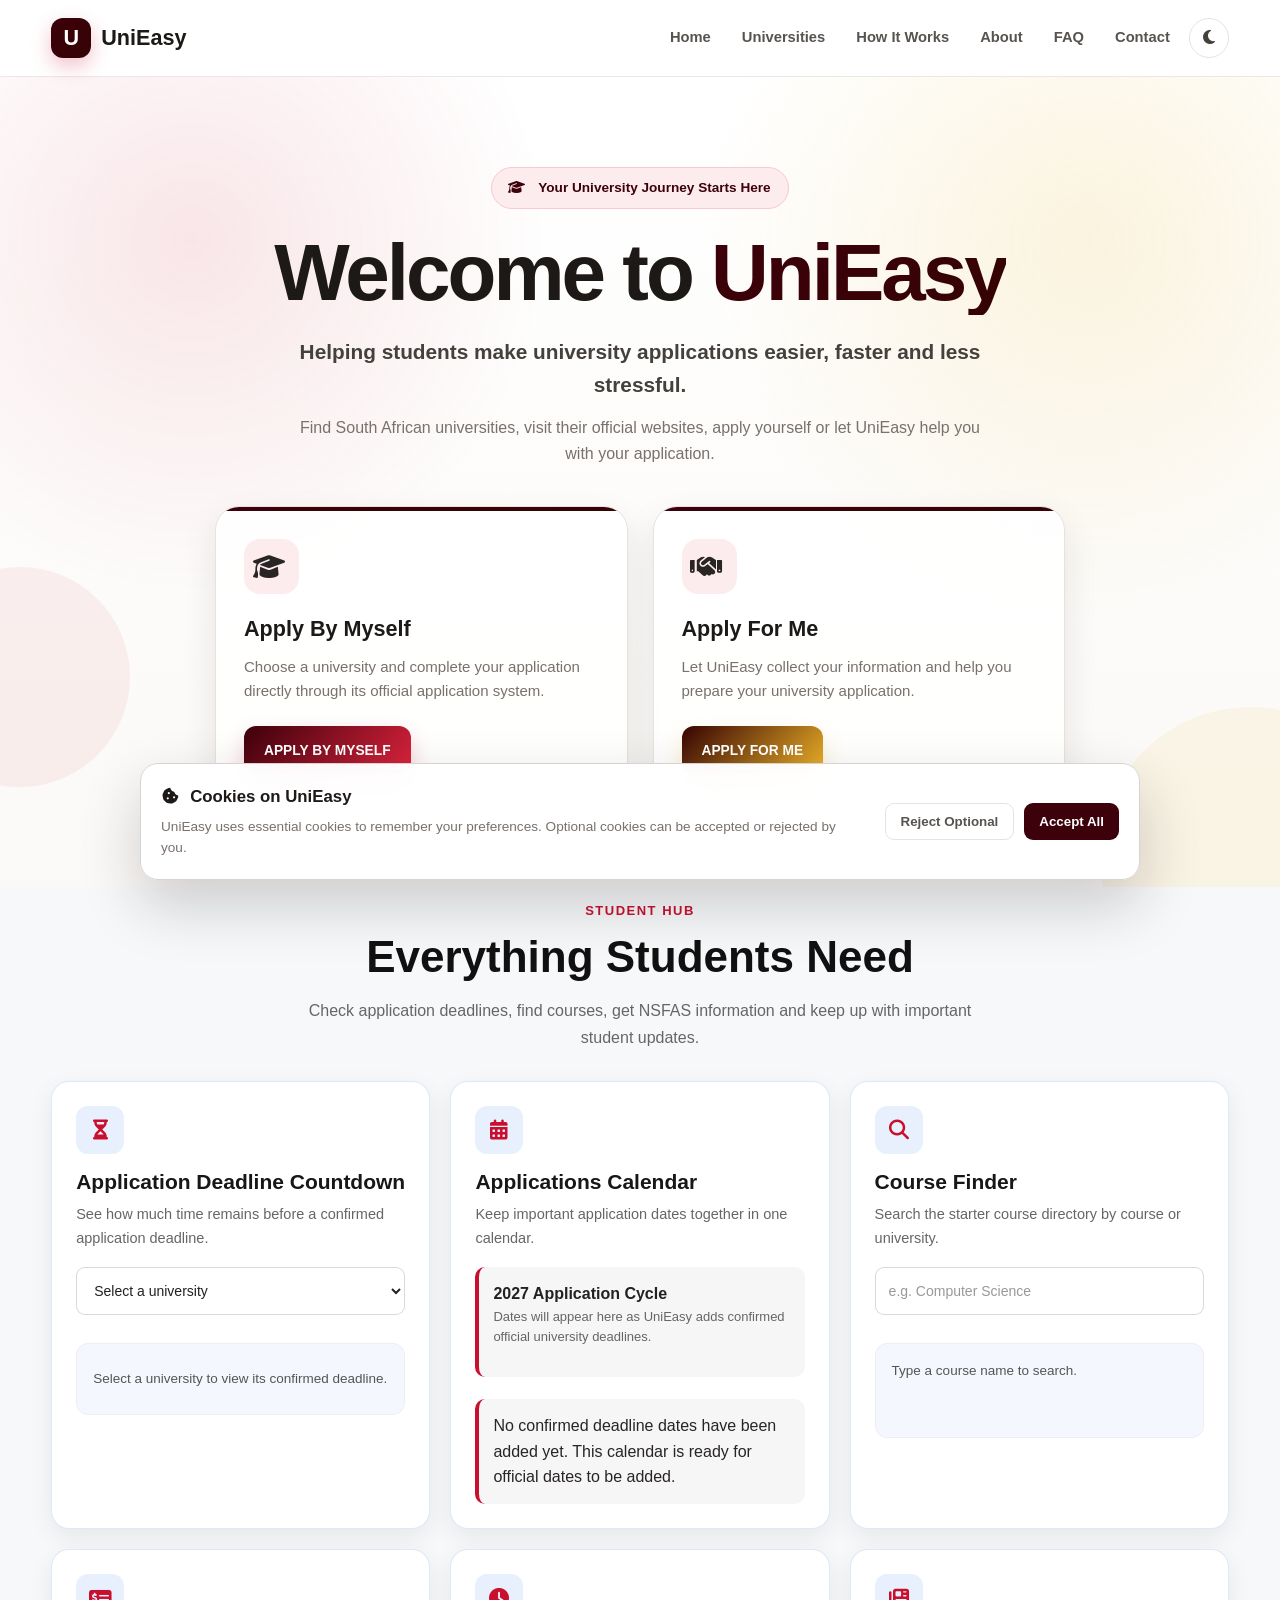
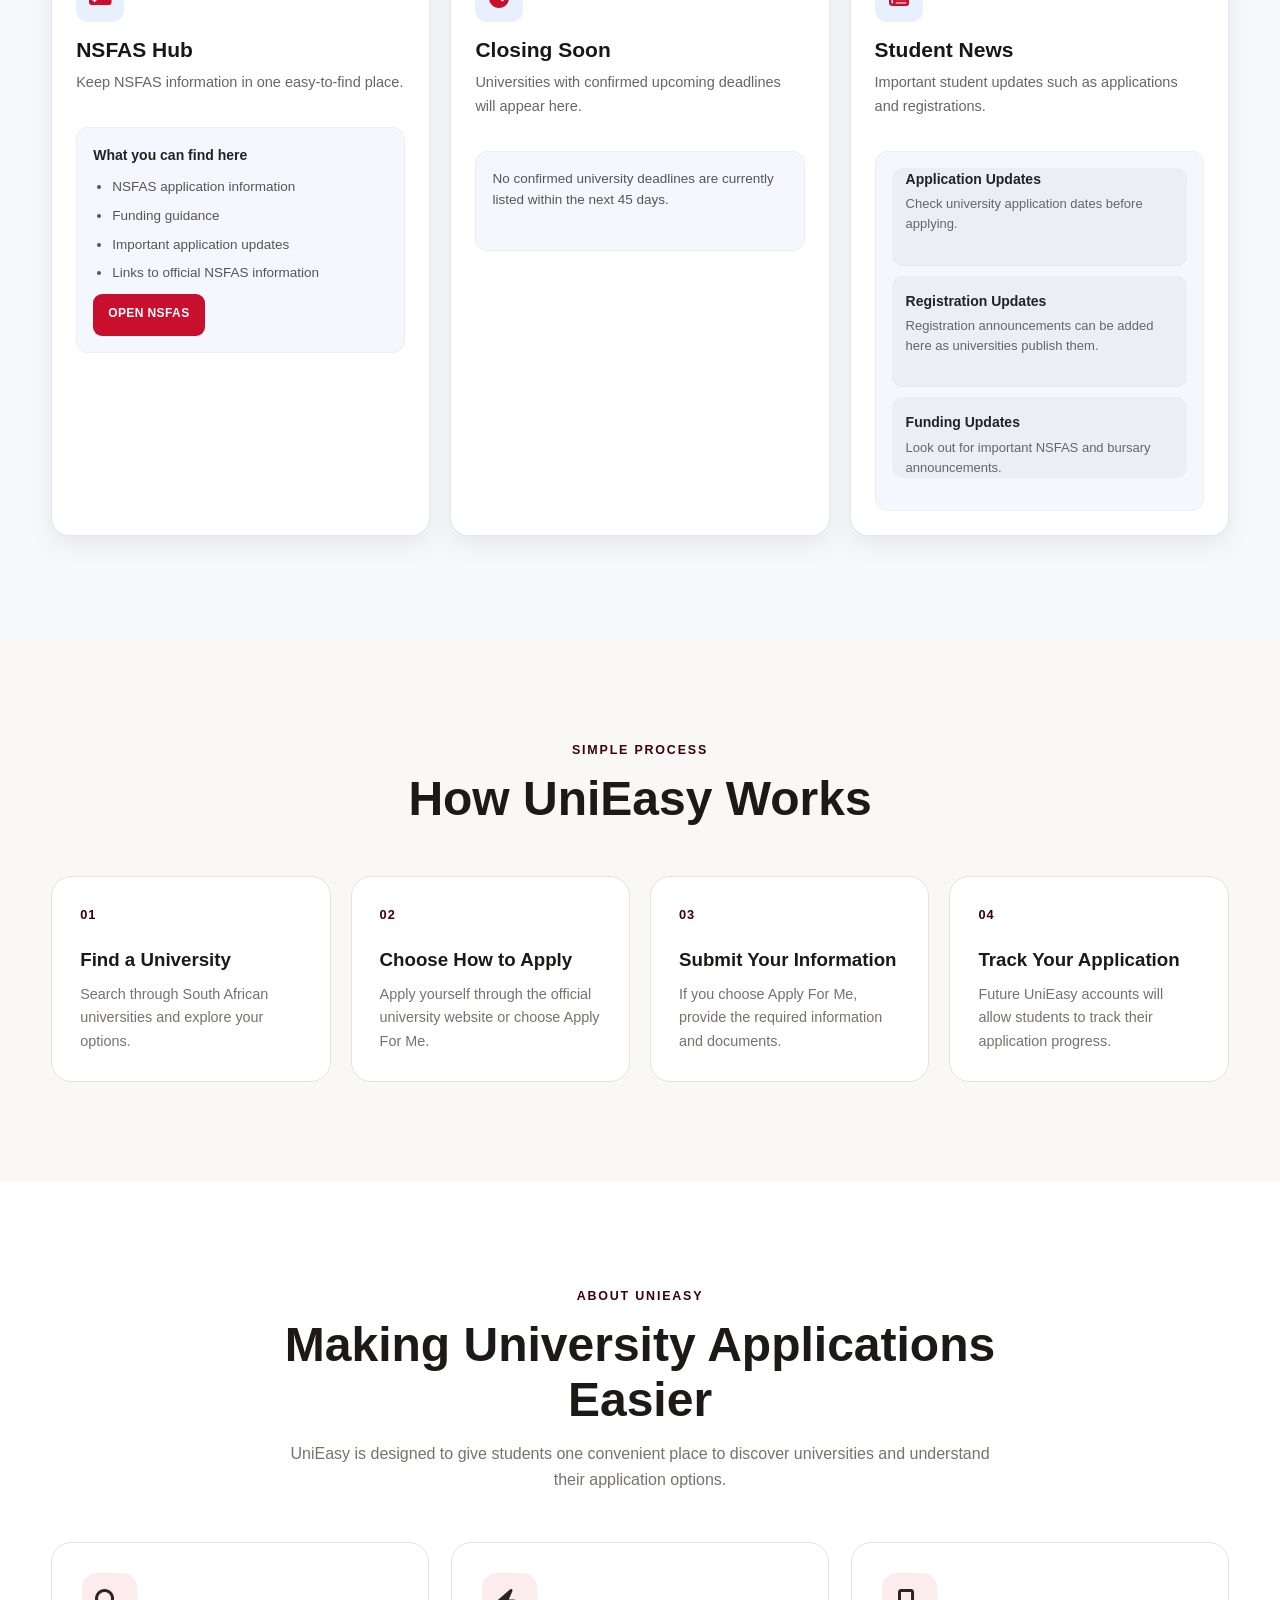
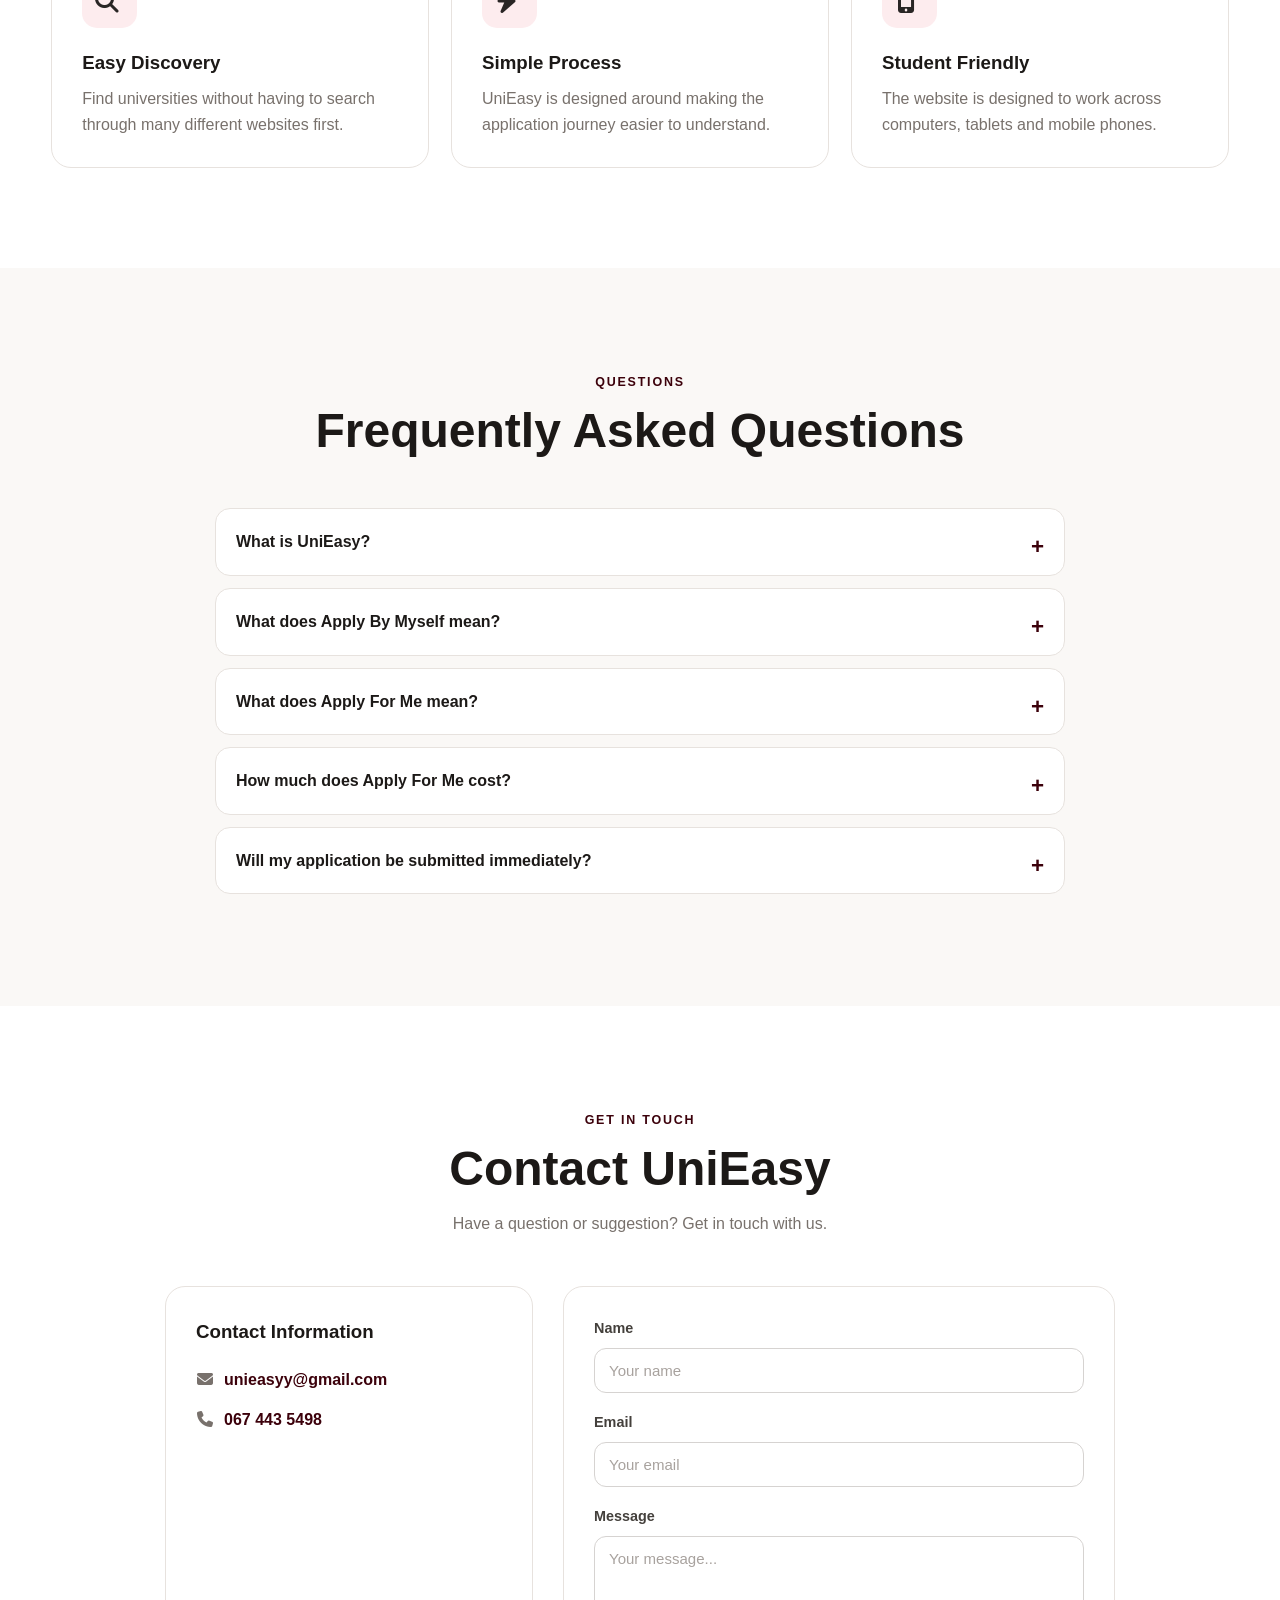
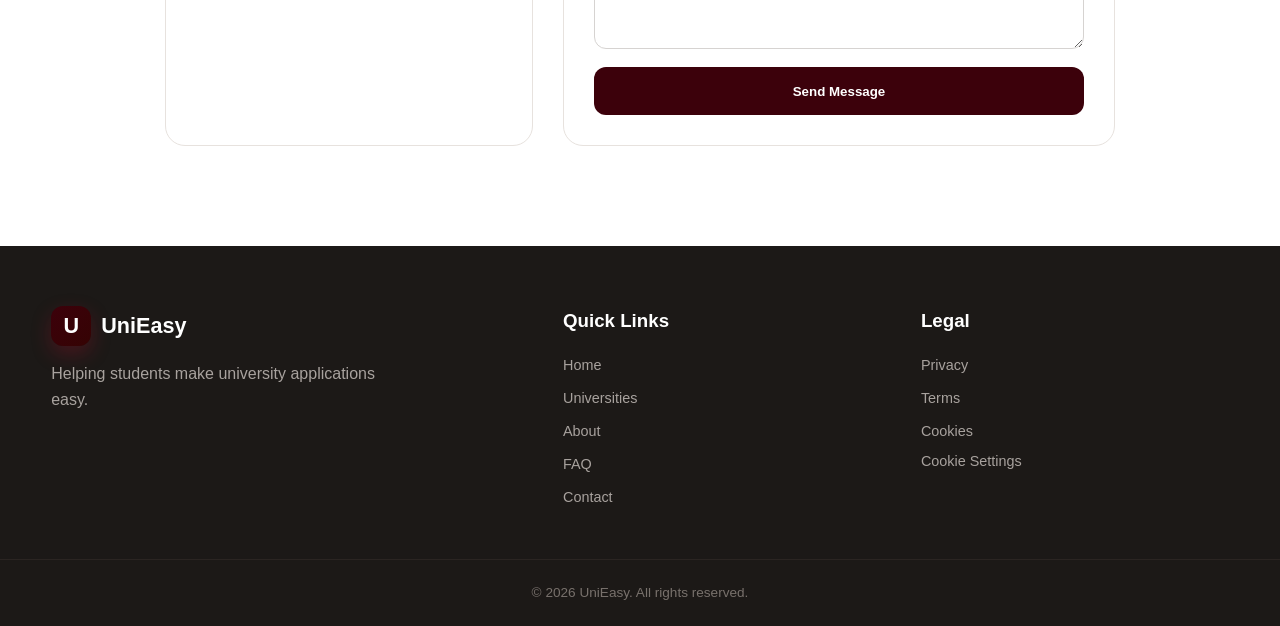
<file: index.html>
<!DOCTYPE html>
<html lang="en">
<head>
    <!-- Google Analytics -->
    <script async src="https://www.googletagmanager.com/gtag/js?id=G-948XXYHV9R"></script>
    <script>
        window.dataLayer = window.dataLayer || [];
        function gtag(){dataLayer.push(arguments);}
        gtag('js', new Date());

        gtag('config', 'G-948XXYHV9R');
    </script>
    <meta charset="UTF-8">

    <meta
        name="viewport"
        content="width=device-width, initial-scale=1.0"
    >

    <meta
        name="description"
        content="UniEasy helps students find South African universities and makes the university application process easier."
    >

    <meta
        name="keywords"
        content="South African universities, university applications, apply for university, UniEasy, students"
    >

    <meta name="author" content="UniEasy">

    <meta property="og:title" content="UniEasy | Make University Applications Easy">
    <meta
        property="og:description"
        content="Find universities and make your university application easier with UniEasy."
    >
    <meta property="og:type" content="website">

    <title>UniEasy | Make University Applications Easy</title>

    <link rel="stylesheet" href="style.css">

    <!-- UniEasy Icons -->
    <link
        rel="stylesheet"
        href="https://cdnjs.cloudflare.com/ajax/libs/font-awesome/6.5.2/css/all.min.css"
    >

    <style>
        /* =========================================================
           UNIEASY - APPLY FOR ME DEDICATED VIEW
        ========================================================= */

        body.apply-for-me-mode .site-header,
        body.apply-for-me-mode #home,
        body.apply-for-me-mode #universities,
        body.apply-for-me-mode #how-it-works,
        body.apply-for-me-mode #about,
        body.apply-for-me-mode #faq,
        body.apply-for-me-mode #contact,
        body.apply-for-me-mode .site-footer,
        body.apply-for-me-mode #cookieBanner,
        body.apply-for-me-mode #backToTop {
            display: none !important;
        }

        body.apply-for-me-mode #mainContent {
            display: block !important;
        }

        body.apply-for-me-mode #applyForMeSection {
            display: block !important;
            min-height: 100vh;
        }

        .back-to-site-button {
            display: inline-flex;
            align-items: center;
            gap: 8px;
            margin-bottom: 24px;
            padding: 12px 18px;
            border: 0;
            border-radius: 10px;
            cursor: pointer;
            font-weight: 700;
            background: #2563eb;
            color: #fff;
        }

        .back-to-site-button:hover {
            opacity: 0.9;
        }

        .payment-summary-box {
            margin-top: 24px;
            padding: 22px;
            border-radius: 14px;
            border: 1px solid rgba(37, 99, 235, 0.25);
            background: rgba(37, 99, 235, 0.06);
        }

        .payment-summary-box h3 {
            margin-top: 0;
        }

        .payment-summary-row {
            display: flex;
            justify-content: space-between;
            gap: 20px;
            padding: 8px 0;
        }

        .payment-summary-total {
            margin-top: 10px;
            padding-top: 14px;
            border-top: 2px solid rgba(37, 99, 235, 0.25);
            font-size: 1.15rem;
            font-weight: 800;
        }

        .bank-details-box {
            margin-top: 18px;
            padding: 18px;
            border-radius: 12px;
            background: rgba(0, 0, 0, 0.04);
        }

        .bank-details-box p {
            margin: 6px 0;
        }

        .payment-method-note {
            margin-top: 8px;
            font-size: 0.9rem;
            opacity: 0.8;
        }

        .ui-icon {
            display: inline-flex;
            align-items: center;
            justify-content: center;
            width: 1.1em;
            margin-right: 6px;
        }

        @media (max-width: 600px) {
            .payment-summary-row {
                flex-direction: column;
                gap: 2px;
            }
        }

        /* =========================================================
           UNIEASY - APPLY BY MYSELF DEDICATED VIEW + STUDENT HUB
        ========================================================= */
        body.apply-by-myself-mode .site-header,
        body.apply-by-myself-mode #home,
        body.apply-by-myself-mode #studentToolsSection,
        body.apply-by-myself-mode #applyForMeSection,
        body.apply-by-myself-mode #how-it-works,
        body.apply-by-myself-mode #about,
        body.apply-by-myself-mode #faq,
        body.apply-by-myself-mode #contact,
        body.apply-by-myself-mode .site-footer,
        body.apply-by-myself-mode #cookieBanner,
        body.apply-by-myself-mode #backToTop {
            display: none !important;
        }

        body.apply-by-myself-mode #mainContent {
            display: block !important;
        }

        .student-tools-section {
            padding: 10px 0 50px;
        }

        .student-tools-section .section-heading {
            margin-bottom: 10px;
        }

        .apply-myself-tools {
            display: grid;
            grid-template-columns: repeat(3, minmax(0, 1fr));
            gap: 20px;
            margin: 30px 0;
        }

        .student-tool-card {
            padding: 24px;
            border-radius: 18px;
            border: 1px solid rgba(37,99,235,.15);
            background: var(--card-background, #fff);
            box-shadow: 0 8px 25px rgba(0,0,0,.07);
        }

        .student-tool-icon {
            width: 48px;
            height: 48px;
            display: inline-flex;
            align-items: center;
            justify-content: center;
            border-radius: 12px;
            background: rgba(37,99,235,.1);
            margin-bottom: 14px;
            font-size: 20px;
        }

        .student-tool-card h3 { margin: 0 0 8px; }
        .student-tool-card p { margin: 0 0 16px; }

        .student-tool-panel {
            margin-top: 16px;
            padding: 16px;
            border-radius: 12px;
            background: rgba(37,99,235,.05);
        }

        .deadline-item,
        .news-item,
        .calendar-item,
        .course-result {
            padding: 14px;
            margin-bottom: 10px;
            border-radius: 10px;
            background: rgba(0,0,0,.035);
        }

        .deadline-item:last-child,
        .news-item:last-child,
        .calendar-item:last-child,
        .course-result:last-child { margin-bottom: 0; }

        .deadline-days {
            font-weight: 800;
            margin-top: 5px;
        }

        .tool-search,
        .tool-select {
            width: 100%;
            padding: 11px 13px;
            border: 1px solid rgba(0,0,0,.15);
            border-radius: 9px;
            margin-bottom: 12px;
            background: inherit;
        }

        .tool-button {
            border: 0;
            border-radius: 9px;
            padding: 10px 15px;
            cursor: pointer;
            font-weight: 700;
            background: #c8102e;
            color: #fff;
        }

        .calendar-grid {
            display: grid;
            grid-template-columns: repeat(7, 1fr);
            gap: 5px;
            margin-top: 12px;
        }

        .calendar-day {
            min-height: 48px;
            padding: 7px;
            border-radius: 7px;
            background: rgba(0,0,0,.035);
            font-size: .85rem;
        }

        .calendar-day.has-date {
            border: 2px solid #c8102e;
            font-weight: 700;
        }

        .calendar-day small {
            display: block;
            margin-top: 4px;
            font-size: .7rem;
        }

        .apply-myself-header {
            padding: 35px 0 10px;
        }

        .apply-myself-header .back-to-site-button {
            margin-bottom: 20px;
        }

        .apply-myself-tools-section {
            padding-bottom: 20px;
        }

        @media (max-width: 900px) {
            .apply-myself-tools {
                grid-template-columns: repeat(2, minmax(0, 1fr));
            }
        }

        @media (max-width: 600px) {
            .apply-myself-tools {
                grid-template-columns: 1fr;
            }

            .calendar-grid {
                gap: 3px;
            }

            .calendar-day {
                min-height: 42px;
                padding: 5px;
                font-size: .75rem;
            }
        }

        body.dark-mode .student-tool-card {
            background: #1f1f1f;
        }

        body.dark-mode .deadline-item,
        body.dark-mode .news-item,
        body.dark-mode .calendar-item,
        body.dark-mode .course-result,
        body.dark-mode .calendar-day {
            background: rgba(255,255,255,.06);
        }

    
        /* University discovery belongs to Apply By Myself and is hidden until opened. */
        #universities {
            display: none;
        }

        body.apply-by-myself-mode #universities {
            display: block !important;
        }


    </style>

</head>

<body>

    <!-- Skip Link -->
    <a href="#mainContent" class="skip-link">
        Skip to main content
    </a>

    <!-- =========================
         HEADER
    ========================== -->
    <header class="site-header">

        <div class="container header-container">

            <a href="#home" class="logo">
                <span class="logo-icon">U</span>
                <span class="logo-text">UniEasy</span>
            </a>

            <button
                type="button"
                id="mobileMenuButton"
                class="mobile-menu-button"
                aria-label="Open navigation menu"
                aria-expanded="false"
            >
                <i class="fa-solid fa-bars" aria-hidden="true"></i>
            </button>

            <nav
                id="mainNavigation"
                class="main-navigation"
                aria-label="Main navigation"
            >
                <a href="#home">Home</a>
                <a href="#universities">Universities</a>
                <a href="#how-it-works">How It Works</a>
                <a href="#about">About</a>
                <a href="#faq">FAQ</a>
                <a href="#contact">Contact</a>

                <button
                    type="button"
                    id="darkModeButton"
                    class="dark-mode-button"
                    aria-label="Toggle dark mode"
                >
                    <i class="fa-solid fa-moon" aria-hidden="true"></i>
                </button>
            </nav>

        </div>

    </header>


    <main id="mainContent">

        <!-- =========================
             HERO
        ========================== -->
        <section id="home" class="hero-section">

            <div class="container hero-container">

                <div class="hero-content">

                    <div class="hero-badge">
                        <i class="fa-solid fa-graduation-cap ui-icon" aria-hidden="true"></i> Your University Journey Starts Here
                    </div>

                    <h1>
                        Welcome to
                        <span>UniEasy</span>
                    </h1>

                    <p class="hero-subtitle">
                        Helping students make university applications
                        easier, faster and less stressful.
                    </p>

                    <p class="hero-description">
                        Find South African universities, visit their
                        official websites, apply yourself or let UniEasy
                        help you with your application.
                    </p>

                    <!-- =========================
                         APPLICATION CHOICES
                    ========================== -->
                    <div class="apply-options">

                        <div class="apply-choice">

                            <div class="apply-choice-icon">
                                <i class="fa-solid fa-graduation-cap ui-icon" aria-hidden="true"></i>
                            </div>

                            <h2>
                                Apply By Myself
                            </h2>

                            <p>
                                Choose a university and complete your
                                application directly through its
                                official application system.
                            </p>

                            <button
                                type="button"
                                id="openApplyByMyself"
                                class="apply-btn apply-btn-primary"
                            >
                                APPLY BY MYSELF
                            </button>

                        </div>


                        <div class="apply-choice">

                            <div class="apply-choice-icon">
                                <i class="fa-solid fa-handshake ui-icon" aria-hidden="true"></i>
                            </div>

                            <h2>
                                Apply For Me
                            </h2>

                            <p>
                                Let UniEasy collect your information
                                and help you prepare your university
                                application.
                            </p>

                            <button
                                type="button"
                                id="openApplyForMe"
                                class="apply-btn apply-btn-secondary"
                            >
                                APPLY FOR ME
                            </button>

                        </div>

                    </div>

                </div>

            </div>

        </section>


        <!-- =====================================================
             STUDENT HUB - MAIN PAGE
        ====================================================== -->
        <section id="studentToolsSection" class="student-tools-section">

            <div class="container">

                <div class="section-heading">
                    <span class="section-label">STUDENT HUB</span>
                    <h2>Everything Students Need</h2>
                    <p>
                        Check application deadlines, find courses, get NSFAS information
                        and keep up with important student updates.
                    </p>
                </div>

                <div class="apply-myself-tools-section">

                    <div class="apply-myself-tools">

                        <!-- 1. DEADLINE COUNTDOWN -->
                        <article class="student-tool-card">
                            <div class="student-tool-icon">
                                <i class="fa-solid fa-hourglass-half" aria-hidden="true"></i>
                            </div>
                            <h3>Application Deadline Countdown</h3>
                            <p>See how much time remains before a confirmed application deadline.</p>

                            <select id="deadlineUniversitySelect" class="tool-select">
                                <option value="">Select a university</option>
                                <option value="CPUT">CPUT</option>
                                <option value="CUT">CUT</option>
                                <option value="DUT">DUT</option>
                                <option value="MUT">MUT</option>
                                <option value="NMU">Nelson Mandela University</option>
                                <option value="NWU">North-West University</option>
                                <option value="RU">Rhodes University</option>
                                <option value="SMU">Sefako Makgatho Health Sciences University</option>
                                <option value="SPU">Sol Plaatje University</option>
                                <option value="SU">Stellenbosch University</option>
                                <option value="TUT">Tshwane University of Technology</option>
                                <option value="UCT">University of Cape Town</option>
                                <option value="UFH">University of Fort Hare</option>
                                <option value="UJ">University of Johannesburg</option>
                                <option value="UKZN">University of KwaZulu-Natal</option>
                                <option value="UL">University of Limpopo</option>
                                <option value="UMP">University of Mpumalanga</option>
                                <option value="UP">University of Pretoria</option>
                                <option value="UNISA">University of South Africa</option>
                                <option value="UFS">University of the Free State</option>
                                <option value="UWC">University of the Western Cape</option>
                                <option value="WITS">University of the Witwatersrand</option>
                                <option value="VUT">Vaal University of Technology</option>
                                <option value="UNIZULU">University of Zululand</option>
                                <option value="WSU">Walter Sisulu University</option>
                                <option value="UNIVEN">University of Venda</option>
                            </select>

                            <div id="deadlineCountdownResult" class="student-tool-panel">
                                Select a university to view its confirmed deadline.
                            </div>
                        </article>

                        <!-- 2. APPLICATIONS CALENDAR -->
                        <article class="student-tool-card">
                            <div class="student-tool-icon">
                                <i class="fa-solid fa-calendar-days" aria-hidden="true"></i>
                            </div>
                            <h3>Applications Calendar</h3>
                            <p>Keep important application dates together in one calendar.</p>

                            <div class="calendar-item">
                                <strong>2027 Application Cycle</strong>
                                <p>
                                    Dates will appear here as UniEasy adds confirmed
                                    official university deadlines.
                                </p>
                            </div>

                            <div id="applicationsCalendar" class="calendar-grid"></div>
                        </article>

                        <!-- 3. COURSE FINDER -->
                        <article class="student-tool-card">
                            <div class="student-tool-icon">
                                <i class="fa-solid fa-magnifying-glass" aria-hidden="true"></i>
                            </div>
                            <h3>Course Finder</h3>
                            <p>Search the starter course directory by course or university.</p>

                            <input
                                type="search"
                                id="courseFinderInput"
                                class="tool-search"
                                placeholder="e.g. Computer Science"
                            >

                            <div id="courseFinderResults" class="student-tool-panel">
                                Type a course name to search.
                            </div>
                        </article>

                        <!-- 4. NSFAS HUB -->
                        <article class="student-tool-card">
                            <div class="student-tool-icon">
                                <i class="fa-solid fa-money-check-dollar" aria-hidden="true"></i>
                            </div>
                            <h3>NSFAS Hub</h3>
                            <p>Keep NSFAS information in one easy-to-find place.</p>

                            <div class="student-tool-panel">
                                <strong>What you can find here</strong>
                                <ul>
                                    <li>NSFAS application information</li>
                                    <li>Funding guidance</li>
                                    <li>Important application updates</li>
                                    <li>Links to official NSFAS information</li>
                                </ul>
                                <a
                                    href="https://www.nsfas.org.za/"
                                    target="_blank"
                                    rel="noopener noreferrer"
                                    class="tool-button"
                                    style="display:inline-block;text-decoration:none;margin-top:10px;"
                                >
                                    OPEN NSFAS
                                </a>
                            </div>
                        </article>

                        <!-- 5. CLOSING SOON -->
                        <article class="student-tool-card">
                            <div class="student-tool-icon">
                                <i class="fa-solid fa-clock" aria-hidden="true"></i>
                            </div>
                            <h3>Closing Soon</h3>
                            <p>Universities with confirmed upcoming deadlines will appear here.</p>

                            <div id="closingSoonList" class="student-tool-panel">
                                Checking confirmed deadline data...
                            </div>
                        </article>

                        <!-- 6. STUDENT NEWS -->
                        <article class="student-tool-card">
                            <div class="student-tool-icon">
                                <i class="fa-solid fa-newspaper" aria-hidden="true"></i>
                            </div>
                            <h3>Student News</h3>
                            <p>Important student updates such as applications and registrations.</p>

                            <div class="student-tool-panel">
                                <div class="news-item">
                                    <strong>Application Updates</strong>
                                    <p>Check university application dates before applying.</p>
                                </div>
                                <div class="news-item">
                                    <strong>Registration Updates</strong>
                                    <p>Registration announcements can be added here as universities publish them.</p>
                                </div>
                                <div class="news-item">
                                    <strong>Funding Updates</strong>
                                    <p>Look out for important NSFAS and bursary announcements.</p>
                                </div>
                            </div>
                        </article>

                    </div>



            </div>

        </section>


        <!-- =====================================================
             APPLY FOR ME
             THIS ENTIRE SECTION IS HIDDEN INITIALLY
        ====================================================== -->
        <section
            id="applyForMeSection"
            class="apply-for-me-section"
            hidden
        >

            <div class="container">

                <button
                    type="button"
                    id="backToSiteButton"
                    class="back-to-site-button"
                    aria-label="Go back to the UniEasy website"
                >
                    <i class="fa-solid fa-arrow-left" aria-hidden="true"></i>
                    Back
                </button>

                <div class="application-header">

                    <span class="section-label">
                        UNIEASY APPLICATION SERVICE
                    </span>

                    <h2>
                        Apply For Me
                    </h2>

                    <p>
                        Provide your information below and tell us
                        which university or universities you would
                        like help applying to.
                    </p>

                </div>


                <!-- Important Notice -->
                <div class="application-notice">

                    <strong>
                        <i class="fa-solid fa-circle-info ui-icon" aria-hidden="true"></i> Before you continue
                    </strong>

                    <p>
                        Please make sure that the information you
                        provide is accurate and that you have the
                        required supporting documents available.
                    </p>

                </div>

                <!-- =========================
                     APPLICATION SUCCESS MESSAGE
                     HIDDEN UNTIL SUBMISSION SUCCEEDS
                ========================== -->
                <div
                    id="applicationSuccessMessage"
                    class="application-success-message"
                    hidden
                    role="status"
                    aria-live="polite"
                >
                    <div class="success-check-icon" aria-hidden="true">
                        <i class="fa-solid fa-check"></i>
                    </div>

                    <span class="success-label">APPLICATION RECEIVED</span>

                    <h2>Application Submitted Successfully</h2>

                    <p>
                        Thank you for choosing UniEasy. Your application
                        and uploaded documents have been received successfully.
                    </p>

                    <div class="success-status-card">
                        <div class="success-status-row">
                            <i class="fa-solid fa-circle-check" aria-hidden="true"></i>
                            <span>
                                <strong>Status:</strong> Submitted successfully
                            </span>
                        </div>

                        <div class="success-status-row">
                            <i class="fa-solid fa-envelope" aria-hidden="true"></i>
                            <span>
                                Our team will review your information and contact
                                you if anything else is required.
                            </span>
                        </div>
                    </div>

                    <button
                        type="button"
                        id="successBackToSiteButton"
                        class="success-back-button"
                    >
                        <i class="fa-solid fa-arrow-left" aria-hidden="true"></i>
                        Back to Site
                    </button>
                </div>


                <!-- =========================
                     APPLICATION FORM
                ========================== -->
                <form
                    id="applyForMeForm"
                    class="application-form"
                    action="https://formsubmit.co/unieasyyy@gmail.com"
                    method="POST"
                    enctype="multipart/form-data"
                >
                   <input type="hidden" name="_subject" value="New UniEasy Apply For Me Application">

                   <input type="hidden" name="_captcha" value="false">

                   <input type="hidden" name="_template" value="table">

                   <input
                      type="hidden"
                      name="_next"
                      value="https://siyabonga495.github.io/UNIBO/"
                    >

                    <!-- PERSONAL INFORMATION -->
                    <fieldset class="form-section">

                        <legend class="form-section-title">
                            <span class="section-number">1</span>
                            Personal Information
                        </legend>

                        <div class="form-grid">

                            <div class="form-group">

                                <label for="firstName">
                                    First Name
                                    <span class="required">*</span>
                                </label>

                                <input
                                    type="text"
                                    id="firstName"
                                    name="firstName"
                                    placeholder="Enter your first name"
                                    autocomplete="given-name"
                                    required
                                >

                            </div>


                            <div class="form-group">

                                <label for="middleName">
                                    Middle Name
                                </label>

                                <input
                                    type="text"
                                    id="middleName"
                                    name="middleName"
                                    placeholder="Enter your middle name"
                                    autocomplete="additional-name"
                                >

                            </div>


                            <div class="form-group">

                                <label for="lastName">
                                    Last Name
                                    <span class="required">*</span>
                                </label>

                                <input
                                    type="text"
                                    id="lastName"
                                    name="lastName"
                                    placeholder="Enter your surname"
                                    autocomplete="family-name"
                                    required
                                >

                            </div>


                            <div class="form-group">

                                <label for="idNumber">
                                    South African ID / Passport Number
                                    <span class="required">*</span>
                                </label>

                                <input
                                    type="text"
                                    id="idNumber"
                                    name="idNumber"
                                    placeholder="Enter ID or passport number"
                                    required
                                >

                            </div>


                            <div class="form-group">

                                <label for="dateOfBirth">
                                    Date of Birth
                                    <span class="required">*</span>
                                </label>

                                <input
                                    type="date"
                                    id="dateOfBirth"
                                    name="dateOfBirth"
                                    required
                                >

                            </div>


                            <div class="form-group">

                                <label for="gender">
                                    Gender
                                    <span class="required">*</span>
                                </label>

                                <select
                                    id="gender"
                                    name="gender"
                                    required
                                >
                                    <option value="">
                                        Select gender
                                    </option>

                                    <option value="female">
                                        Female
                                    </option>

                                    <option value="male">
                                        Male
                                    </option>

                                    <option value="other">
                                        Other
                                    </option>

                                    <option value="prefer-not">
                                        Prefer not to say
                                    </option>
                                </select>

                            </div>

                        </div>

                    </fieldset>


                    <!-- CONTACT INFORMATION -->
                    <fieldset class="form-section">

                        <legend class="form-section-title">
                            <span class="section-number">2</span>
                            Contact Information
                        </legend>

                        <div class="form-grid">

                            <div class="form-group">

                                <label for="applicationEmail">
                                    Email Address
                                    <span class="required">*</span>
                                </label>

                                <input
                                    type="email"
                                    id="applicationEmail"
                                    name="email"
                                    placeholder="example@email.com"
                                    autocomplete="email"
                                    required
                                >

                            </div>


                            <div class="form-group">

                                <label for="applicationPhone">
                                    Cellphone Number
                                    <span class="required">*</span>
                                </label>

                                <input
                                    type="tel"
                                    id="applicationPhone"
                                    name="phone"
                                    placeholder="e.g. 067 123 4567"
                                    autocomplete="tel"
                                    required
                                >

                            </div>


                            <div class="form-group">

                                <label for="alternativePhone">
                                    Alternative Phone Number
                                </label>

                                <input
                                    type="tel"
                                    id="alternativePhone"
                                    name="alternativePhone"
                                    placeholder="Optional"
                                >

                            </div>


                            <div class="form-group">

                                <label for="province">
                                    Province
                                    <span class="required">*</span>
                                </label>

                                <select
                                    id="province"
                                    name="province"
                                    required
                                >

                                    <option value="">
                                        Select province
                                    </option>

                                    <option value="Eastern Cape">
                                        Eastern Cape
                                    </option>

                                    <option value="Free State">
                                        Free State
                                    </option>

                                    <option value="Gauteng">
                                        Gauteng
                                    </option>

                                    <option value="KwaZulu-Natal">
                                        KwaZulu-Natal
                                    </option>

                                    <option value="Limpopo">
                                        Limpopo
                                    </option>

                                    <option value="Mpumalanga">
                                        Mpumalanga
                                    </option>

                                    <option value="North West">
                                        North West
                                    </option>

                                    <option value="Northern Cape">
                                        Northern Cape
                                    </option>

                                    <option value="Western Cape">
                                        Western Cape
                                    </option>

                                </select>

                            </div>


                            <div class="form-group form-group-full">

                                <label for="homeAddress">
                                    Residential Address
                                    <span class="required">*</span>
                                </label>

                                <textarea
                                    id="homeAddress"
                                    name="homeAddress"
                                    rows="3"
                                    placeholder="Enter your residential address"
                                    required
                                ></textarea>

                            </div>

                        </div>

                    </fieldset>


                    <!-- NEXT OF KIN -->
                    <fieldset class="form-section">

                        <legend class="form-section-title">
                            <span class="section-number">3</span>
                            Next of Kin
                        </legend>

                        <div class="form-grid">

                            <div class="form-group">
                                <label for="nextOfKinName">
                                    Full Name
                                    <span class="required">*</span>
                                </label>

                                <input
                                    type="text"
                                    id="nextOfKinName"
                                    name="nextOfKinName"
                                    placeholder="Enter next of kin full name"
                                    required
                                >
                            </div>

                            <div class="form-group">
                                <label for="nextOfKinRelationship">
                                    Relationship
                                    <span class="required">*</span>
                                </label>

                                <select
                                    id="nextOfKinRelationship"
                                    name="nextOfKinRelationship"
                                    required
                                >
                                    <option value="">Select relationship</option>
                                    <option value="Parent">Parent</option>
                                    <option value="Guardian">Guardian</option>
                                    <option value="Sibling">Sibling</option>
                                    <option value="Spouse">Spouse</option>
                                    <option value="Relative">Relative</option>
                                    <option value="Other">Other</option>
                                </select>
                            </div>

                            <div class="form-group">
                                <label for="nextOfKinPhone">
                                    Cellphone Number
                                    <span class="required">*</span>
                                </label>

                                <input
                                    type="tel"
                                    id="nextOfKinPhone"
                                    name="nextOfKinPhone"
                                    placeholder="e.g. 067 123 4567"
                                    required
                                >
                            </div>

                            <div class="form-group">
                                <label for="nextOfKinEmail">
                                    Email Address
                                </label>

                                <input
                                    type="email"
                                    id="nextOfKinEmail"
                                    name="nextOfKinEmail"
                                    placeholder="Optional"
                                >
                            </div>

                        </div>

                    </fieldset>


                    <!-- CITIZENSHIP -->
                    <fieldset class="form-section">

                        <legend class="form-section-title">
                            <span class="section-number">4</span>
                            Citizenship & Background
                        </legend>

                        <div class="form-grid">

                            <div class="form-group">

                                <label for="citizenship">
                                    Citizenship
                                    <span class="required">*</span>
                                </label>

                                <select
                                    id="citizenship"
                                    name="citizenship"
                                    required
                                >

                                    <option value="">
                                        Select citizenship
                                    </option>

                                    <option value="South African">
                                        South African
                                    </option>

                                    <option value="Other African Country">
                                        Other African Country
                                    </option>

                                    <option value="International">
                                        International
                                    </option>

                                </select>

                            </div>


                            <div class="form-group">

                                <label for="homeLanguage">
                                    Home Language
                                </label>

                                <input
                                    type="text"
                                    id="homeLanguage"
                                    name="homeLanguage"
                                    placeholder="e.g. Setswana"
                                >

                            </div>

                        </div>

                    </fieldset>


                    <!-- SCHOOL INFORMATION -->
                    <fieldset class="form-section">

                        <legend class="form-section-title">
                            <span class="section-number">5</span>
                            School & Academic Information
                        </legend>

                        <div class="form-grid">

                            <div class="form-group">

                                <label for="schoolName">
                                    School Name
                                    <span class="required">*</span>
                                </label>

                                <input
                                    type="text"
                                    id="schoolName"
                                    name="schoolName"
                                    placeholder="Enter your school name"
                                    required
                                >

                            </div>


                            <div class="form-group">

                                <label for="qualification">
                                    Highest Qualification / Grade
                                    <span class="required">*</span>
                                </label>

                                <select
                                    id="qualification"
                                    name="qualification"
                                    required
                                >

                                    <option value="">
                                        Select one
                                    </option>

                                    <option value="Grade 11">
                                        Grade 11
                                    </option>

                                    <option value="Grade 12">
                                        Grade 12
                                    </option>

                                    <option value="Matric">
                                        Matric / NSC
                                    </option>

                                    <option value="Diploma">
                                        Diploma
                                    </option>

                                    <option value="Degree">
                                        Degree
                                    </option>

                                    <option value="Other">
                                        Other
                                    </option>

                                </select>

                            </div>


                            <div class="form-group">

                                <label for="yearCompleted">
                                    Year Completed / Expected
                                    <span class="required">*</span>
                                </label>

                                <input
                                    type="number"
                                    id="yearCompleted"
                                    name="yearCompleted"
                                    min="2000"
                                    max="2100"
                                    placeholder="e.g. 2026"
                                    required
                                >

                            </div>


                            <div class="form-group">

                                <label for="studyLevel">
                                    Study Level
                                    <span class="required">*</span>
                                </label>

                                <select
                                    id="studyLevel"
                                    name="studyLevel"
                                    required
                                >

                                    <option value="">
                                        Select study level
                                    </option>

                                    <option value="Undergraduate">
                                        Undergraduate
                                    </option>

                                    <option value="Postgraduate">
                                        Postgraduate
                                    </option>

                                </select>

                            </div>


                            <div class="form-group form-group-full">

                                <label for="academicInformation">
                                    Subjects / Qualifications / Marks
                                </label>

                                <textarea
                                    id="academicInformation"
                                    name="academicInformation"
                                    rows="5"
                                    placeholder="Enter your subjects, marks or other academic information..."
                                ></textarea>

                            </div>

                        </div>

                    </fieldset>


                    <!-- UNIVERSITY CHOICES -->
                    <fieldset class="form-section">

                        <legend class="form-section-title">
                            <span class="section-number">6</span>
                            University Choices
                        </legend>

                        <p class="form-help-text">
                            Select the universities where you would
                            like UniEasy to help you apply.
                        </p>

                        <div class="form-grid">

                            <div class="form-group">

                                <label for="universityChoice1">
                                    University 1
                                    <span class="required">*</span>
                                </label>

                                <select
                                    id="universityChoice1"
                                    name="universityChoice1"
                                    required
                                >

                                    <option value="">
                                        Select university
                                    </option>

                                    <option value="CPUT">
                                        Cape Peninsula University of Technology
                                    </option>

                                    <option value="CUT">
                                        Central University of Technology
                                    </option>

                                    <option value="DUT">
                                        Durban University of Technology
                                    </option>

                                    <option value="MUT">
                                        Mangosuthu University of Technology
                                    </option>

                                    <option value="NMU">
                                        Nelson Mandela University
                                    </option>

                                    <option value="NWU">
                                        North-West University
                                    </option>

                                    <option value="RU">
                                        Rhodes University
                                    </option>

                                    <option value="SMU">
                                        Sefako Makgatho Health Sciences University
                                    </option>

                                    <option value="SPU">
                                        Sol Plaatje University
                                    </option>

                                    <option value="SU">
                                        Stellenbosch University
                                    </option>

                                    <option value="TUT">
                                        Tshwane University of Technology
                                    </option>

                                    <option value="UCT">
                                        University of Cape Town
                                    </option>

                                    <option value="UFH">
                                        University of Fort Hare
                                    </option>

                                    <option value="UJ">
                                        University of Johannesburg
                                    </option>

                                    <option value="UKZN">
                                        University of KwaZulu-Natal
                                    </option>

                                    <option value="UL">
                                        University of Limpopo
                                    </option>

                                    <option value="UMP">
                                        University of Mpumalanga
                                    </option>

                                    <option value="UP">
                                        University of Pretoria
                                    </option>

                                    <option value="UNISA">
                                        University of South Africa
                                    </option>

                                    <option value="UFS">
                                        University of the Free State
                                    </option>

                                    <option value="UWC">
                                        University of the Western Cape
                                    </option>

                                    <option value="WITS">
                                        University of the Witwatersrand
                                    </option>

                                    <option value="VUT">
                                        Vaal University of Technology
                                    </option>

                                    <option value="UNIZULU">
                                        University of Zululand
                                    </option>

                                    <option value="WSU">
                                        Walter Sisulu University
                                    </option>

                                    <option value="UNIVEN">
                                        University of Venda
                                    </option>

                                </select>

                            </div>


                            <div class="form-group">

                                <label for="courseChoice1">
                                    Course / Programme
                                    <span class="required">*</span>
                                </label>

                                <input
                                    type="text"
                                    id="courseChoice1"
                                    name="courseChoice1"
                                    placeholder="e.g. BSc Computer Science"
                                    required
                                >

                            </div>


                            <div class="form-group">

                                <label for="universityChoice2">
                                    University 2
                                </label>

                                <select
                                    id="universityChoice2"
                                    name="universityChoice2"
                                >

                                    <option value="">
                                        No second university
                                    </option>

                                    <option value="CPUT">
                                        Cape Peninsula University of Technology
                                    </option>

                                    <option value="CUT">
                                        Central University of Technology
                                    </option>

                                    <option value="DUT">
                                        Durban University of Technology
                                    </option>

                                    <option value="MUT">
                                        Mangosuthu University of Technology
                                    </option>

                                    <option value="NMU">
                                        Nelson Mandela University
                                    </option>

                                    <option value="NWU">
                                        North-West University
                                    </option>

                                    <option value="RU">
                                        Rhodes University
                                    </option>

                                    <option value="SMU">
                                        Sefako Makgatho Health Sciences University
                                    </option>

                                    <option value="SPU">
                                        Sol Plaatje University
                                    </option>

                                    <option value="SU">
                                        Stellenbosch University
                                    </option>

                                    <option value="TUT">
                                        Tshwane University of Technology
                                    </option>

                                    <option value="UCT">
                                        University of Cape Town
                                    </option>

                                    <option value="UFH">
                                        University of Fort Hare
                                    </option>

                                    <option value="UJ">
                                        University of Johannesburg
                                    </option>

                                    <option value="UKZN">
                                        University of KwaZulu-Natal
                                    </option>

                                    <option value="UL">
                                        University of Limpopo
                                    </option>

                                    <option value="UMP">
                                        University of Mpumalanga
                                    </option>

                                    <option value="UP">
                                        University of Pretoria
                                    </option>

                                    <option value="UNISA">
                                        University of South Africa
                                    </option>

                                    <option value="UFS">
                                        University of the Free State
                                    </option>

                                    <option value="UWC">
                                        University of the Western Cape
                                    </option>

                                    <option value="WITS">
                                        University of the Witwatersrand
                                    </option>

                                    <option value="VUT">
                                        Vaal University of Technology
                                    </option>

                                    <option value="UNIZULU">
                                        University of Zululand
                                    </option>

                                    <option value="WSU">
                                        Walter Sisulu University
                                    </option>

                                    <option value="UNIVEN">
                                        University of Venda
                                    </option>

                                </select>

                            </div>


                            <div class="form-group">

                                <label for="courseChoice2">
                                    Course / Programme
                                </label>

                                <input
                                    type="text"
                                    id="courseChoice2"
                                    name="courseChoice2"
                                    placeholder="e.g. BSc Computer Science"
                                >

                            </div>


                            <div class="form-group form-group-full">

                                <label for="additionalUniversities">
                                    Additional University / Course
                                </label>

                                <textarea
                                    id="additionalUniversities"
                                    name="additionalUniversities"
                                    rows="3"
                                    placeholder="If you want to apply to more universities, list them here..."
                                ></textarea>

                            </div>

                        </div>

                    </fieldset>


                    <!-- FUNDING -->
                    <fieldset class="form-section">

                        <legend class="form-section-title">
                            <span class="section-number">7</span>
                            Funding Information
                        </legend>

                        <div class="form-grid">

                            <div class="form-group">

                                <label for="funding">
                                    Funding Preference
                                </label>

                                <select
                                    id="funding"
                                    name="funding"
                                >

                                    <option value="">
                                        Select an option
                                    </option>

                                    <option value="NSFAS">
                                        NSFAS
                                    </option>

                                    <option value="Bursary">
                                        Bursary
                                    </option>

                                    <option value="Self-funded">
                                        Self-funded
                                    </option>

                                    <option value="Not sure">
                                        Not sure
                                    </option>

                                </select>

                            </div>

                        </div>

                    </fieldset>


                    <!-- DOCUMENTS -->
                    <fieldset class="form-section">

                        <legend class="form-section-title">
                            <span class="section-number">8</span>
                            Required Documents
                        </legend>

                        <p class="form-help-text">
                            Upload the documents available to you.
                            Some universities may require additional
                            documents.
                        </p>

                        <div class="document-grid">

                            <div class="document-upload">

                                <label for="idDocument">
                                    ID / Passport
                                    <span class="required">*</span>
                                </label>

                                <input
                                    type="file"
                                    id="idDocument"
                                    name="idDocument"
                                    accept=".pdf,.jpg,.jpeg,.png"
                                    required
                                >

                                <small>
                                    PDF, JPG or PNG — maximum 5 MB
                                </small>

                            </div>


                            <div class="document-upload">

                                <label for="schoolResults">
                                    Latest School Results
                                    <span class="required">*</span>
                                </label>

                                <input
                                    type="file"
                                    id="schoolResults"
                                    name="schoolResults"
                                    accept=".pdf,.jpg,.jpeg,.png"
                                    required
                                >

                                <small>
                                    PDF, JPG or PNG — maximum 5 MB
                                </small>

                            </div>


                            <div class="document-upload">

                                <label for="matricCertificate">
                                    Matric Certificate / Final Results
                                </label>

                                <input
                                    type="file"
                                    id="matricCertificate"
                                    name="matricCertificate"
                                    accept=".pdf,.jpg,.jpeg,.png"
                                >

                                <small>
                                    PDF, JPG or PNG — maximum 5 MB
                                </small>

                            </div>


                            <div class="document-upload">

                                <label for="proofOfResidence">
                                    Proof of Residence
                                </label>

                                <input
                                    type="file"
                                    id="proofOfResidence"
                                    name="proofOfResidence"
                                    accept=".pdf,.jpg,.jpeg,.png"
                                >

                                <small>
                                    PDF, JPG or PNG — maximum 5 MB
                                </small>

                            </div>


                            <div class="document-upload">

                                <label for="additionalDocuments">
                                    Additional Documents
                                </label>

                                <input
                                    type="file"
                                    id="additionalDocuments"
                                    name="additionalDocuments"
                                    accept=".pdf,.jpg,.jpeg,.png"
                                    multiple
                                >

                                <small>
                                    Upload supporting documents if required.
                                </small>

                            </div>

                        </div>

                    </fieldset>


                    <!-- PAYMENT -->
                    <fieldset class="form-section">

                        <legend class="form-section-title">
                            <span class="section-number">8</span>
                            Payment & Proof of Payment
                        </legend>

                        <p class="form-help-text">
                            The UniEasy Apply For Me service costs R5 per university.
                            Select your payment method and upload your proof of payment.
                        </p>

                        <div class="form-grid">

                            <div class="form-group">
                                <label for="paymentMethod">
                                    Payment Method
                                    <span class="required">*</span>
                                </label>

                                <select
                                    id="paymentMethod"
                                    name="paymentMethod"
                                    required
                                >
                                    <option value="">Select payment method</option>
                                    <option value="EFT">EFT</option>
                                    <option value="Cash Deposit">Cash Deposit</option>
                                    <option value="Card Payment">Card Payment</option>
                                </select>

                                <small class="payment-method-note">
                                    Choose how you paid the UniEasy service fee.
                                </small>
                            </div>

                            <div class="form-group">
                                <label for="proofOfPayment">
                                    Proof of Payment
                                    <span class="required">*</span>
                                </label>

                                <input
                                    type="file"
                                    id="proofOfPayment"
                                    name="proofOfPayment"
                                    accept=".pdf,.jpg,.jpeg,.png"
                                    required
                                >

                                <small>
                                    Upload your receipt or proof of payment — PDF, JPG or PNG, maximum 5 MB.
                                </small>
                            </div>

                        </div>

                        <div class="bank-details-box">
                            <h3>
                                <i class="fa-solid fa-building-columns ui-icon" aria-hidden="true"></i>
                                UniEasy Payment Details
                            </h3>

                            <p><strong>Beneficiary:</strong> UniEasy</p>
                            <p><strong>Account Name:</strong> ABSA</p>
                            <p><strong>Account Number:</strong> 4118 0279 64</p>
                        </div>

                        <div class="payment-summary-box" id="paymentSummaryBox">
                            <h3>
                                <i class="fa-solid fa-receipt ui-icon" aria-hidden="true"></i>
                                Payment Summary
                            </h3>

                            <div class="payment-summary-row">
                                <span>Number of universities:</span>
                                <strong id="selectedUniversityCount">1</strong>
                            </div>

                            <div class="payment-summary-row">
                                <span>Fee per university:</span>
                                <strong>R5</strong>
                            </div>

                            <div class="payment-summary-row payment-summary-total">
                                <span>Total to pay:</span>
                                <strong id="selectedUniversityTotal">R5</strong>
                            </div>
                        </div>

                    </fieldset>


                    <!-- ADDITIONAL INFORMATION -->
                    <fieldset class="form-section">

                        <legend class="form-section-title">
                            <span class="section-number">9</span>
                            Additional Information
                        </legend>

                        <div class="form-group form-group-full">

                            <label for="additionalInformation">
                                Anything else we should know?
                            </label>

                            <textarea
                                id="additionalInformation"
                                name="additionalInformation"
                                rows="5"
                                placeholder="Tell us anything that may help us with your application..."
                            ></textarea>

                        </div>

                    </fieldset>


                    <!-- TERMS -->
                    <fieldset class="form-section">

                        <legend class="form-section-title">
                            <span class="section-number">10</span>
                            Confirmation
                        </legend>

                        <div class="checkbox-group">

                            <label>
                                <input
                                    type="checkbox"
                                    id="informationAccurate"
                                    name="informationAccurate"
                                    required
                                >

                                <span>
                                    I confirm that the information I
                                    have provided is accurate and
                                    complete.
                                    <span class="required">*</span>
                                </span>

                            </label>


                            <label>
                                <input
                                    type="checkbox"
                                    id="applicationConsent"
                                    name="applicationConsent"
                                    required
                                >

                                <span>
                                    I give UniEasy permission to use
                                    the information I provide for the
                                    purpose of assisting with my
                                    university application.
                                    <span class="required">*</span>
                                </span>

                            </label>

                        </div>

                    </fieldset>


                    <!-- SUBMIT -->
                    <div class="application-submit-area">

                        <div
                            id="applicationFormMessage"
                            class="form-message"
                            role="alert"
                            aria-live="polite"
                        ></div>

                        <button
                            type="submit"
                            class="submit-application-button"
                        >
                            <i class="fa-solid fa-paper-plane ui-icon" aria-hidden="true"></i> SUBMIT APPLICATION
                        </button>

                        <p class="secure-note">
                            <i class="fa-solid fa-lock ui-icon" aria-hidden="true"></i> Your information should be handled
                            securely and only used for the purpose
                            explained above.
                        </p>

                    </div>

                </form>


                <!-- =================================================
                     R5 MESSAGE
                     APPEARS BELOW THE FORM
                ================================================== -->
                <div class="application-price-box">

                    <div class="price-icon">
                        <i class="fa-solid fa-money-bill-wave ui-icon" aria-hidden="true"></i>
                    </div>

                    <div>

                        <h3>
                            UniEasy Apply For Me Service
                        </h3>

                        <p>
                            Our service costs
                            <strong>R5 per university application</strong>.
                        </p>

                        <p>
                            For example, if you choose 2 universities,
                            the service fee will be R10. If you choose
                            3 universities, the service fee will be R15.
                        </p>

                        <p>
                            The R5 fee is charged <strong>per university</strong>,
                            not per form.
                        </p>

                    </div>

                </div>


                <!-- CLOSE BUTTON -->
                <div class="close-application-container">

                    <button
                        type="button"
                        id="closeApplyForMe"
                        class="close-application-button"
                    >
                        <i class="fa-solid fa-arrow-left" aria-hidden="true"></i> Back to Site
                    </button>

                </div>

            </div>

        </section>



        <!-- =========================
             UNIVERSITIES
        ========================== -->
        <section
            id="universities"
            class="universities-section"
        >

            <div class="container">

                <button
                    type="button"
                    id="backFromApplyByMyself"
                    class="back-to-site-button"
                >
                    <i class="fa-solid fa-arrow-left" aria-hidden="true"></i>
                    Back to Home
                </button>

                <div class="section-heading">

                    <span class="section-label">
                        FIND YOUR UNIVERSITY
                    </span>

                    <h2>
                        South African Universities
                    </h2>

                    <p>
                        Search and explore universities and visit
                        their official websites to apply yourself.
                    </p>

                </div>


                <!-- Search and Filters -->
                <div class="university-filters">

                    <div class="search-box">

                        <label for="universitySearch">
                            Search universities
                        </label>

                        <input
                            type="search"
                            id="universitySearch"
                            placeholder="Search by university name..."
                        >

                    </div>


                    <div class="filter-box">

                        <label for="provinceFilter">
                            Province
                        </label>

                        <select id="provinceFilter">

                            <option value="all">
                                All Provinces
                            </option>

                            <option value="Eastern Cape">
                                Eastern Cape
                            </option>

                            <option value="Free State">
                                Free State
                            </option>

                            <option value="Gauteng">
                                Gauteng
                            </option>

                            <option value="KwaZulu-Natal">
                                KwaZulu-Natal
                            </option>

                            <option value="Limpopo">
                                Limpopo
                            </option>

                            <option value="Mpumalanga">
                                Mpumalanga
                            </option>

                            <option value="North West">
                                North West
                            </option>

                            <option value="Northern Cape">
                                Northern Cape
                            </option>

                            <option value="Western Cape">
                                Western Cape
                            </option>

                        </select>

                    </div>


                    <div class="filter-box">

                        <label for="typeFilter">
                            University Type
                        </label>

                        <select id="typeFilter">

                            <option value="all">
                                All Types
                            </option>

                            <option value="University">
                                University
                            </option>

                            <option value="University of Technology">
                                University of Technology
                            </option>

                        </select>

                    </div>

                </div>


                <div class="results-information">

                    <p>
                        Showing
                        <strong id="resultCount">26</strong>
                        universities
                    </p>

                </div>


                <!-- University Cards -->
                <div
                    id="universityGrid"
                    class="university-grid"
                >


                    <!-- CPUT -->
                    <article
                        class="university-card"
                        data-name="Cape Peninsula University of Technology CPUT"
                        data-province="Western Cape"
                        data-type="University of Technology"
                        style="--university-image: url('images/cput.jpg');"
                    >
                        <div class="university-card-content">

                            <span class="university-code">
                                CPUT
                            </span>

                            <h3>
                                Cape Peninsula University of Technology
                            </h3>

                            <p>
                                Western Cape
                            </p>

                            <div class="university-buttons">

                                <a
                                    href="https://www.cput.ac.za/"
                                    target="_blank"
                                    rel="noopener noreferrer"
                                    class="university-button"
                                >
                                    Official Website
                                </a>

                                <a
                                    href="https://www.cput.ac.za/study-at-cput/undergraduate/apply/step-3"
                                    target="_blank"
                                    rel="noopener noreferrer"
                                    class="university-button apply"
                                >
                                    Applications Closed
                                </a>

                                 <a
                                    class="university-button"
                                >
                                    OPEN DATE: 13 May 2027
                                </a>

                            </div>

                        </div>
                    </article>


                    <!-- CUT -->
                    <article
                        class="university-card"
                        data-name="Central University of Technology CUT"
                        data-province="Free State"
                        data-type="University of Technology"
                        style="--university-image: url('images/cut.webp');"
                    >
                        <div class="university-card-content">

                            <span class="university-code">
                                CUT
                            </span>

                            <h3>
                                Central University of Technology
                            </h3>

                            <p>
                                Free State
                            </p>

                            <div class="university-buttons">

                                <a
                                    href="https://www.cut.ac.za/"
                                    target="_blank"
                                    rel="noopener noreferrer"
                                    class="university-button"
                                >
                                    Official Website
                                </a>

                                <a
                                    href="https://www.cut.ac.za/admission-online"
                                    target="_blank"
                                    rel="noopener noreferrer"
                                    class="university-button apply"
                                >
                                    Applications Closed
                                </a>

                                <a
                                    class="university-button"
                                >
                                    OPEN DATE: 1 May 2027
                                </a>

                            </div>

                        </div>
                    </article>


                    <!-- DUT -->
                    <article
                        class="university-card"
                        data-name="Durban University of Technology DUT"
                        data-province="KwaZulu-Natal"
                        data-type="University of Technology"
                        style="--university-image: url('images/dut.jpg');"
                    >
                        <div class="university-card-content">

                            <span class="university-code">
                                DUT
                            </span>

                            <h3>
                                Durban University of Technology
                            </h3>

                            <p>
                                KwaZulu-Natal
                            </p>

                            <div class="university-buttons">

                                <a
                                    href="https://www.dut.ac.za/"
                                    target="_blank"
                                    rel="noopener noreferrer"
                                    class="university-button"
                                >
                                    Official Website
                                </a>

                                <a
                                    href="https://onlineapps.dut.ac.za/psc/psoapprd/EMPLOYEE/SA/c/VC_OA_STD_MENU.VC_OA_APPL_STRT_FL.GBL?OPRID=ONLAPP"
                                    target="_blank"
                                    rel="noopener noreferrer"
                                    class="university-button apply"
                                >
                                    Applications Closed
                                </a>

                                <a
                                    class="university-button"
                                >
                                    OPEN DATE: Not Confirmed Yet
                                </a>

                            </div>

                        </div>
                    </article>


                    <!-- MUT -->
                    <article
                        class="university-card"
                        data-name="Mangosuthu University of Technology MUT"
                        data-province="KwaZulu-Natal"
                        data-type="University of Technology"
                        style="--university-image: url('images/mut.jpg');"
                    >
                        <div class="university-card-content">

                            <span class="university-code">
                                MUT
                            </span>

                            <h3>
                                Mangosuthu University of Technology
                            </h3>

                            <p>
                                KwaZulu-Natal
                            </p>

                            <div class="university-buttons">

                                <a
                                    href="https://www.mut.ac.za/"
                                    target="_blank"
                                    rel="noopener noreferrer"
                                    class="university-button"
                                >
                                    Official Website
                                </a>

                                <a
                                    href="https://www.cao.ac.za/"
                                    target="_blank"
                                    rel="noopener noreferrer"
                                    class="university-button apply"
                                >
                                    Applications Closed
                                </a>

                                <a
                                    class="university-button"
                                >
                                    OPEN DATE: Not Confirmed Yet
                                </a>

                            </div>

                        </div>
                    </article>


                    <!-- NMU -->
                    <article
                        class="university-card"
                        data-name="Nelson Mandela University NMU"
                        data-province="Eastern Cape"
                        data-type="University"
                        style="--university-image: url('images/nmu.webp');"
                    >
                        <div class="university-card-content">

                            <span class="university-code">
                                NMU
                            </span>

                            <h3>
                                Nelson Mandela University
                            </h3>

                            <p>
                                Eastern Cape
                            </p>

                            <div class="university-buttons">

                                <a
                                    href="https://www.mandela.ac.za/"
                                    target="_blank"
                                    rel="noopener noreferrer"
                                    class="university-button"
                                >
                                    Official Website
                                </a>

                                <a
                                    href="https://applications.mandela.ac.za/"
                                    target="_blank"
                                    rel="noopener noreferrer"
                                    class="university-button apply"
                                >
                                    Open: Apply now here
                                </a>

                            </div>

                        </div>
                    </article>


                    <!-- NWU -->
                    <article
                        class="university-card"
                        data-name="North West University NWU"
                        data-province="North West"
                        data-type="University"
                        style="--university-image: url('images/nwu.jpg');"
                    >
                        <div class="university-card-content">

                            <span class="university-code">
                                NWU
                            </span>

                            <h3>
                                North-West University
                            </h3>

                            <p>
                                North West
                            </p>

                            <div class="university-buttons">

                                <a
                                    href="https://www.nwu.ac.za/"
                                    target="_blank"
                                    rel="noopener noreferrer"
                                    class="university-button"
                                >
                                    Official Website
                                </a>

                                <a
                                    href="https://applynow.nwu.ac.za/OnlineApplication/"
                                    target="_blank"
                                    rel="noopener noreferrer"
                                    class="university-button apply"
                                >
                                    Applications Closed
                                </a>

                                <a
                                    class="university-button"
                                >
                                    OPEN DATE: 02 Apr 2027
                                </a>

                            </div>

                        </div>
                    </article>


                    <!-- RHODES -->
                    <article
                        class="university-card"
                        data-name="Rhodes University RU"
                        data-province="Eastern Cape"
                        data-type="University"
                        style="--university-image: url('images/ru.jpg');"
                    >
                        <div class="university-card-content">

                            <span class="university-code">
                                RU
                            </span>

                            <h3>
                                Rhodes University
                            </h3>

                            <p>
                                Eastern Cape
                            </p>

                            <div class="university-buttons">

                                <a
                                    href="https://www.ru.ac.za/"
                                    target="_blank"
                                    rel="noopener noreferrer"
                                    class="university-button"
                                >
                                    Official Website
                                </a>

                                <a
                                    href="https://ross.ru.ac.za/ugadmissions"
                                    target="_blank"
                                    rel="noopener noreferrer"
                                    class="university-button apply"
                                >
                                    Applications Closed
                                </a>

                                <a
                                    class="university-button"
                                >
                                    OPEN DATE: Not Confirmed Yet
                                </a>

                            </div>

                        </div>
                    </article>


                    <!-- SMU -->
                    <article
                        class="university-card"
                        data-name="Sefako Makgatho Health Sciences University SMU"
                        data-province="Gauteng"
                        data-type="University"
                        style="--university-image: url('images/smu.jpg');"
                    >
                        <div class="university-card-content">

                            <span class="university-code">
                                SMU
                            </span>

                            <h3>
                                Sefako Makgatho Health Sciences University
                            </h3>

                            <p>
                                Gauteng
                            </p>

                            <div class="university-buttons">

                                <a
                                    href="https://www.smu.ac.za/"
                                    target="_blank"
                                    rel="noopener noreferrer"
                                    class="university-button"
                                >
                                    Official Website
                                </a>

                                <a
                                    href="https://www.smu.ac.za/students/apply/online-application/"
                                    target="_blank"
                                    rel="noopener noreferrer"
                                    class="university-button apply"
                                >
                                    Applications Closed
                                </a>

                                <a
                                    class="university-button"
                                >
                                    OPEN DATE: Not Confirmed Yet
                                </a>

                            </div>

                        </div>
                    </article>


                    <!-- SPU -->
                    <article
                        class="university-card"
                        data-name="Sol Plaatje University SPU"
                        data-province="Northern Cape"
                        data-type="University"
                        style="--university-image: url('images/spu.jpg');"
                    >
                        <div class="university-card-content">

                            <span class="university-code">
                                SPU
                            </span>

                            <h3>
                                Sol Plaatje University
                            </h3>

                            <p>
                                Northern Cape
                            </p>

                            <div class="university-buttons">

                                <a
                                    href="https://www.spu.ac.za/"
                                    target="_blank"
                                    rel="noopener noreferrer"
                                    class="university-button"
                                >
                                    Official Website
                                </a>

                                <a
                                    href="https://www.spu.ac.za/index.php/apply/"
                                    target="_blank"
                                    rel="noopener noreferrer"
                                    class="university-button apply"
                                >
                                    Applications Closed
                                </a>

                                <a
                                    class="university-button"
                                >
                                    OPEN DATE: Not Confirmed Yet
                                </a>

                            </div>

                        </div>
                    </article>


                    <!-- STELLENBOSCH -->
                    <article
                        class="university-card"
                        data-name="Stellenbosch University SU"
                        data-province="Western Cape"
                        data-type="University"
                        style="--university-image: url('images/Stellenbosch.jpg');"
                    >
                        <div class="university-card-content">

                            <span class="university-code">
                                SU
                            </span>

                            <h3>
                                Stellenbosch University
                            </h3>

                            <p>
                                Western Cape
                            </p>

                            <div class="university-buttons">

                                <a
                                    href="https://www.sun.ac.za/"
                                    target="_blank"
                                    rel="noopener noreferrer"
                                    class="university-button"
                                >
                                    Official Website
                                </a>

                                <a
                                    href="https://student.sun.ac.za/apply/"
                                    target="_blank"
                                    rel="noopener noreferrer"
                                    class="university-button apply"
                                >
                                    Applications Closed
                                </a>

                                <a
                                    class="university-button"
                                >
                                    OPEN DATE: 1 Apr 2027
                                </a>

                            </div>

                        </div>
                    </article>


                    <!-- TUT -->
                    <article
                        class="university-card"
                        data-name="Tshwane University of Technology TUT"
                        data-province="Gauteng"
                        data-type="University of Technology"
                        style="--university-image: url('images/tut.webp');"
                    >
                        <div class="university-card-content">

                            <span class="university-code">
                                TUT
                            </span>

                            <h3>
                                Tshwane University of Technology
                            </h3>

                            <p>
                                Gauteng
                            </p>

                            <div class="university-buttons">

                                <a
                                    href="https://www.tut.ac.za/"
                                    target="_blank"
                                    rel="noopener noreferrer"
                                    class="university-button"
                                >
                                    Official Website
                                </a>

                                <a
                                    href="https://ienabler.tut.ac.za/pls/prodi41/w99pkg.mi_login"
                                    target="_blank"
                                    rel="noopener noreferrer"
                                    class="university-button apply"
                                >
                                    Applications Closed
                                </a>

                                <a
                                    class="university-button"
                                >
                                    OPEN DATE: Not Confirmed Yet
                                </a>

                            </div>

                        </div>
                    </article>


                    <!-- UCT -->
                    <article
                        class="university-card"
                        data-name="University of Cape Town UCT"
                        data-province="Western Cape"
                        data-type="University"
                        style="--university-image: url('images/uct.jpg');"
                    >
                        <div class="university-card-content">

                            <span class="university-code">
                                UCT
                            </span>

                            <h3>
                                University of Cape Town
                            </h3>

                            <p>
                                Western Cape
                            </p>

                            <div class="university-buttons">

                                <a
                                    href="https://www.uct.ac.za/"
                                    target="_blank"
                                    rel="noopener noreferrer"
                                    class="university-button"
                                >
                                    Official Website
                                </a>

                                <a
                                    href="https://applyonline.uct.ac.za/"
                                    target="_blank"
                                    rel="noopener noreferrer"
                                    class="university-button apply"
                                >
                                    Application Closed
                                </a>

                                <a
                                    class="university-button"
                                >
                                    OPEN DATE: 02 Apr 2027
                                </a>

                            </div>

                        </div>
                    </article>


                    <!-- UFH -->
                    <article
                        class="university-card"
                        data-name="University of Fort Hare UFH"
                        data-province="Eastern Cape"
                        data-type="University"
                        style="--university-image: url('images/ufh.webp');"
                    >
                        <div class="university-card-content">

                            <span class="university-code">
                                UFH
                            </span>

                            <h3>
                                University of Fort Hare
                            </h3>

                            <p>
                                Eastern Cape
                            </p>

                            <div class="university-buttons">

                                <a
                                    href="https://www.ufh.ac.za/"
                                    target="_blank"
                                    rel="noopener noreferrer"
                                    class="university-button"
                                >
                                    Official Website
                                </a>

                                <a
                                    href="https://www.ufh.ac.za/apply/"
                                    target="_blank"
                                    rel="noopener noreferrer"
                                    class="university-button apply"
                                >
                                    Applications Closed
                                </a>

                                <a
                                    class="university-button"
                                >
                                    OPEN DATE: Not Confirmed Yet
                                </a>

                            </div>

                        </div>
                    </article>


                    <!-- UJ -->
                    <article
                        class="university-card"
                        data-name="University of Johannesburg UJ"
                        data-province="Gauteng"
                        data-type="University"
                        style="--university-image: url('images/uj.avif');"
                    >
                        <div class="university-card-content">

                            <span class="university-code">
                                UJ
                            </span>

                            <h3>
                                University of Johannesburg
                            </h3>

                            <p>
                                Gauteng
                            </p>

                            <div class="university-buttons">

                                <a
                                    href="https://www.uj.ac.za/"
                                    target="_blank"
                                    rel="noopener noreferrer"
                                    class="university-button"
                                >
                                    Official Website
                                </a>

                                <a
                                    href="https://www.uj.ac.za/admissions-aid/"
                                    target="_blank"
                                    rel="noopener noreferrer"
                                    class="university-button apply"
                                >
                                    Open: Apply now here
                                </a>

                            </div>

                        </div>
                    </article>


                    <!-- UKZN -->
                    <article
                        class="university-card"
                        data-name="University of KwaZulu-Natal UKZN"
                        data-province="KwaZulu-Natal"
                        data-type="University"
                        style="--university-image: url('images/ukzn.jpg');"
                    >
                        <div class="university-card-content">

                            <span class="university-code">
                                UKZN
                            </span>

                            <h3>
                                University of KwaZulu-Natal
                            </h3>

                            <p>
                                KwaZulu-Natal
                            </p>

                            <div class="university-buttons">

                                <a
                                    href="https://www.ukzn.ac.za/"
                                    target="_blank"
                                    rel="noopener noreferrer"
                                    class="university-button"
                                >
                                    Official Website
                                </a>

                                <a
                                    href="https://caocheck.ukzn.ac.za/"
                                    target="_blank"
                                    rel="noopener noreferrer"
                                    class="university-button apply"
                                >
                                    Applications Closed
                                </a>

                                <a
                                    class="university-button"
                                >
                                    OPEN DATE: 01 Apr 2027
                                </a>

                            </div>

                        </div>
                    </article>


                    <!-- UL -->
                    <article
                        class="university-card"
                        data-name="University of Limpopo UL"
                        data-province="Limpopo"
                        data-type="University"
                        style="--university-image: url('images/ul.jpg');"
                    >
                        <div class="university-card-content">

                            <span class="university-code">
                                UL
                            </span>

                            <h3>
                                University of Limpopo
                            </h3>

                            <p>
                                Limpopo
                            </p>

                            <div class="university-buttons">

                                <a
                                    href="https://www.ul.ac.za/"
                                    target="_blank"
                                    rel="noopener noreferrer"
                                    class="university-button"
                                >
                                    Official Website
                                </a>

                                <a
                                    href="https://www.ul.ac.za/index.php/apply/"
                                    target="_blank"
                                    rel="noopener noreferrer"
                                    class="university-button apply"
                                >
                                    Applications Closed
                                </a>

                                <a
                                    class="university-button"
                                >
                                    OPEN DATE: 01 Apr 2027
                                </a>

                            </div>

                        </div>
                    </article>


                    <!-- UMP -->
                    <article
                        class="university-card"
                        data-name="University of Mpumalanga UMP"
                        data-province="Mpumalanga"
                        data-type="University"
                        style="--university-image: url('images/ump.jpg');"
                    >
                        <div class="university-card-content">

                            <span class="university-code">
                                UMP
                            </span>

                            <h3>
                                University of Mpumalanga
                            </h3>

                            <p>
                                Mpumalanga
                            </p>

                            <div class="university-buttons">

                                <a
                                    href="https://www.ump.ac.za/"
                                    target="_blank"
                                    rel="noopener noreferrer"
                                    class="university-button"
                                >
                                    Official Website
                                </a>

                                <a
                                    href="https://www.ump.ac.za/apply-now"
                                    target="_blank"
                                    rel="noopener noreferrer"
                                    class="university-button apply"
                                >
                                    Open: Apply now here
                                </a>

                            </div>

                        </div>
                    </article>


                    <!-- UP -->
                    <article
                        class="university-card"
                        data-name="University of Pretoria UP"
                        data-province="Gauteng"
                        data-type="University"
                        style="--university-image: url('images/up.jpg');"
                    >
                        <div class="university-card-content">

                            <span class="university-code">
                                UP
                            </span>

                            <h3>
                                University of Pretoria
                            </h3>

                            <p>
                                Gauteng
                            </p>

                            <div class="university-buttons">

                                <a
                                    href="https://www.up.ac.za/"
                                    target="_blank"
                                    rel="noopener noreferrer"
                                    class="university-button"
                                >
                                    Official Website
                                </a>

                                <a
                                    href="https://www.up.ac.za/online-application"
                                    target="_blank"
                                    rel="noopener noreferrer"
                                    class="university-button apply"
                                >
                                    Applications Closed
                                </a>

                                <a
                                    class="university-button"
                                >
                                    OPEN DATE: 02 Apr 2027
                                </a>

                            </div>

                        </div>
                    </article>


                    <!-- UNISA -->
                    <article
                        class="university-card"
                        data-name="University of South Africa UNISA"
                        data-province="Gauteng"
                        data-type="University"
                        style="--university-image: url('images/unisa.jpg');"
                    >
                        <div class="university-card-content">

                            <span class="university-code">
                                UNISA
                            </span>

                            <h3>
                                University of South Africa
                            </h3>

                            <p>
                                Gauteng
                            </p>

                            <div class="university-buttons">

                                <a
                                    href="https://www.unisa.ac.za/"
                                    target="_blank"
                                    rel="noopener noreferrer"
                                    class="university-button"
                                >
                                    Official Website
                                </a>

                                <a
                                    href="https://www.unisa.ac.za/sites/corporate/default/Apply-for-admission"
                                    target="_blank"
                                    rel="noopener noreferrer"
                                    class="university-button apply"
                                >
                                    Open: Apply now here
                                </a>

                            </div>

                        </div>
                    </article>


                    <!-- UFS -->
                    <article
                        class="university-card"
                        data-name="University of the Free State UFS"
                        data-province="Free State"
                        data-type="University"
                        style="--university-image: url('images/ufs.webp');"
                    >
                        <div class="university-card-content">

                            <span class="university-code">
                                UFS
                            </span>

                            <h3>
                                University of the Free State
                            </h3>

                            <p>
                                Free State
                            </p>

                            <div class="university-buttons">

                                <a
                                    href="https://www.ufs.ac.za/"
                                    target="_blank"
                                    rel="noopener noreferrer"
                                    class="university-button"
                                >
                                    Official Website
                                </a>

                                <a
                                    href="https://apply.ufs.ac.za/Application/Start"
                                    target="_blank"
                                    rel="noopener noreferrer"
                                    class="university-button apply"
                                >
                                    Application Closed
                                </a>

                                <a
                                    class="university-button"
                                >
                                    OPEN DATE: 01 Apr 2027
                                </a>

                            </div>

                        </div>
                    </article>


                    <!-- UWC -->
                    <article
                        class="university-card"
                        data-name="University of the Western Cape UWC"
                        data-province="Western Cape"
                        data-type="University"
                        style="--university-image: url('images/uwc.jpg');"
                    >
                        <div class="university-card-content">

                            <span class="university-code">
                                UWC
                            </span>

                            <h3>
                                University of the Western Cape
                            </h3>

                            <p>
                                Western Cape
                            </p>

                            <div class="university-buttons">

                                <a
                                    href="https://www.uwc.ac.za/"
                                    target="_blank"
                                    rel="noopener noreferrer"
                                    class="university-button"
                                >
                                    Official Website
                                </a>

                                <a
                                    href="https://student.uwc.ac.za/"
                                    target="_blank"
                                    rel="noopener noreferrer"
                                    class="university-button apply"
                                >
                                    Applications Closed
                                </a>

                                <a
                                    class="university-button"
                                >
                                    OPEN DATE: Not Confirmed Yet
                                </a>

                            </div>

                        </div>
                    </article>


                    <!-- WITS -->
                    <article
                        class="university-card"
                        data-name="University of the Witwatersrand WITS"
                        data-province="Gauteng"
                        data-type="University"
                        style="--university-image: url('images/wits.jpg');"
                    >
                        <div class="university-card-content">

                            <span class="university-code">
                                WITS
                            </span>

                            <h3>
                                University of the Witwatersrand
                            </h3>

                            <p>
                                Gauteng
                            </p>

                            <div class="university-buttons">

                                <a
                                    href="https://www.wits.ac.za/"
                                    target="_blank"
                                    rel="noopener noreferrer"
                                    class="university-button"
                                >
                                    Official Website
                                </a>

                                <a
                                    href="https://self-service.wits.ac.za/"
                                    target="_blank"
                                    rel="noopener noreferrer"
                                    class="university-button apply"
                                >
                                    Applications Closed
                                </a>

                                <a
                                    class="university-button"
                                >
                                    OPEN DATE: 01 Mar 2027
                                </a>

                            </div>

                        </div>
                    </article>


                    <!-- VUT -->
                    <article
                        class="university-card"
                        data-name="Vaal University of Technology VUT"
                        data-province="Gauteng"
                        data-type="University of Technology"
                        style="--university-image: url('images/vut.jpg');"
                    >
                        <div class="university-card-content">

                            <span class="university-code">
                                VUT
                            </span>

                            <h3>
                                Vaal University of Technology
                            </h3>

                            <p>
                                Gauteng
                            </p>

                            <div class="university-buttons">

                                <a
                                    href="https://www.vut.ac.za/"
                                    target="_blank"
                                    rel="noopener noreferrer"
                                    class="university-button"
                                >
                                    Official Website
                                </a>

                                <a
                                    href="https://ienabler.vut.ac.za/"
                                    target="_blank"
                                    rel="noopener noreferrer"
                                    class="university-button apply"
                                >
                                    Applications Closed
                                </a>

                                <a
                                    class="university-button"
                                >
                                    OPEN DATE: 01 Apr 2027
                                </a>

                            </div>

                        </div>
                    </article>


                    <!-- UNIZULU -->
                    <article
                        class="university-card"
                        data-name="University of Zululand UNIZULU"
                        data-province="KwaZulu-Natal"
                        data-type="University"
                        style="--university-image: url('images/unizulu.jpg');"
                    >
                        <div class="university-card-content">

                            <span class="university-code">
                                UNIZULU
                            </span>

                            <h3>
                                University of Zululand
                            </h3>

                            <p>
                                KwaZulu-Natal
                            </p>

                            <div class="university-buttons">

                                <a
                                    href="https://www.unizulu.ac.za/"
                                    target="_blank"
                                    rel="noopener noreferrer"
                                    class="university-button"
                                >
                                    Official Website
                                </a>

                                <a
                                    href="https://www.unizulu.ac.za/apply/"
                                    target="_blank"
                                    rel="noopener noreferrer"
                                    class="university-button apply"
                                >
                                    Applications Closed
                                </a>

                                <a
                                    class="university-button"
                                >
                                    OPEN DATE: Not Confirmed Yet
                                </a>

                            </div>

                        </div>
                    </article>


                    <!-- WSU -->
                    <article
                        class="university-card"
                        data-name="Walter Sisulu University WSU"
                        data-province="Eastern Cape"
                        data-type="University"
                        style="--university-image: url('images/wsu.jpg');"
                    >
                        <div class="university-card-content">

                            <span class="university-code">
                                WSU
                            </span>

                            <h3>
                                Walter Sisulu University
                            </h3>

                            <p>
                                Eastern Cape
                            </p>

                            <div class="university-buttons">

                                <a
                                    href="https://www.wsu.ac.za/"
                                    target="_blank"
                                    rel="noopener noreferrer"
                                    class="university-button"
                                >
                                    Official Website
                                </a>

                                <a
                                    href="https://applications.wsu.ac.za/"
                                    target="_blank"
                                    rel="noopener noreferrer"
                                    class="university-button apply"
                                >
                                    Applications Closed
                                </a>

                                <a
                                    class="university-button"
                                >
                                    OPEN DATE: Not Confirmed Yet
                                </a>

                            </div>

                        </div>
                    </article>


                    <!-- UNIVEN -->
                    <article
                        class="university-card"
                        data-name="University of Venda UNIVEN"
                        data-province="Limpopo"
                        data-type="University"
                        style="--university-image: url('images/univen.jpg');"
                    >
                        <div class="university-card-content">

                            <span class="university-code">
                                UNIVEN
                            </span>

                            <h3>
                                University of Venda
                            </h3>

                            <p>
                                Limpopo
                            </p>

                            <div class="university-buttons">

                                <a
                                    href="https://www.univen.ac.za/"
                                    target="_blank"
                                    rel="noopener noreferrer"
                                    class="university-button"
                                >
                                    Official Website
                                </a>

                                <a
                                    href="https://www.univen.ac.za/apply/"
                                    target="_blank"
                                    rel="noopener noreferrer"
                                    class="university-button apply"
                                >
                                    Application Closed
                                </a>

                                <a
                                    class="university-button"
                                >
                                    OPEN DATE: 01 May 2027
                                </a>

                            </div>

                        </div>
                    </article>


                </div>


                <!-- No Results -->
                <div
                    id="noResults"
                    class="no-results"
                    hidden
                >

                    <h3>
                        No universities found
                    </h3>

                    <p>
                        Try changing your search or filters.
                    </p>

                </div>

            </div>

        </section>


        <!-- =========================
             HOW IT WORKS
        ========================== -->
        <section
            id="how-it-works"
            class="how-it-works-section"
        >

            <div class="container">

                <div class="section-heading">

                    <span class="section-label">
                        SIMPLE PROCESS
                    </span>

                    <h2>
                        How UniEasy Works
                    </h2>

                </div>


                <div class="steps-grid">

                    <div class="step-card">

                        <div class="step-number">
                            01
                        </div>

                        <h3>
                            Find a University
                        </h3>

                        <p>
                            Search through South African universities
                            and explore your options.
                        </p>

                    </div>


                    <div class="step-card">

                        <div class="step-number">
                            02
                        </div>

                        <h3>
                            Choose How to Apply
                        </h3>

                        <p>
                            Apply yourself through the official
                            university website or choose Apply For Me.
                        </p>

                    </div>


                    <div class="step-card">

                        <div class="step-number">
                            03
                        </div>

                        <h3>
                            Submit Your Information
                        </h3>

                        <p>
                            If you choose Apply For Me, provide the
                            required information and documents.
                        </p>

                    </div>


                    <div class="step-card">

                        <div class="step-number">
                            04
                        </div>

                        <h3>
                            Track Your Application
                        </h3>

                        <p>
                            Future UniEasy accounts will allow students
                            to track their application progress.
                        </p>

                    </div>

                </div>

            </div>

        </section>


        <!-- =========================
             ABOUT
        ========================== -->
        <section
            id="about"
            class="about-section"
        >

            <div class="container">

                <div class="section-heading">

                    <span class="section-label">
                        ABOUT UNIEASY
                    </span>

                    <h2>
                        Making University Applications Easier
                    </h2>

                    <p>
                        UniEasy is designed to give students one
                        convenient place to discover universities
                        and understand their application options.
                    </p>

                </div>


                <div class="features-grid">

                    <div class="feature-card">

                        <div class="feature-icon">
                            <i class="fa-solid fa-magnifying-glass ui-icon" aria-hidden="true"></i>
                        </div>

                        <h3>
                            Easy Discovery
                        </h3>

                        <p>
                            Find universities without having to search
                            through many different websites first.
                        </p>

                    </div>


                    <div class="feature-card">

                        <div class="feature-icon">
                            <i class="fa-solid fa-bolt ui-icon" aria-hidden="true"></i>
                        </div>

                        <h3>
                            Simple Process
                        </h3>

                        <p>
                            UniEasy is designed around making the
                            application journey easier to understand.
                        </p>

                    </div>


                    <div class="feature-card">

                        <div class="feature-icon">
                            <i class="fa-solid fa-mobile-screen-button ui-icon" aria-hidden="true"></i>
                        </div>

                        <h3>
                            Student Friendly
                        </h3>

                        <p>
                            The website is designed to work across
                            computers, tablets and mobile phones.
                        </p>

                    </div>

                </div>

            </div>

        </section>


        <!-- =========================
             FAQ
        ========================== -->
        <section
            id="faq"
            class="faq-section"
        >

            <div class="container">

                <div class="section-heading">

                    <span class="section-label">
                        QUESTIONS
                    </span>

                    <h2>
                        Frequently Asked Questions
                    </h2>

                </div>


                <div class="faq-container">

                    <details class="faq-item">

                        <summary>
                            What is UniEasy?
                        </summary>

                        <p>
                            UniEasy is a platform designed to help
                            students find South African universities
                            and make the application process easier.
                        </p>

                    </details>


                    <details class="faq-item">

                        <summary>
                            What does Apply By Myself mean?
                        </summary>

                        <p>
                            Apply By Myself takes you to the relevant
                            university's application website so that
                            you can complete the application yourself.
                        </p>

                    </details>


                    <details class="faq-item">

                        <summary>
                            What does Apply For Me mean?
                        </summary>

                        <p>
                            Apply For Me is a service where a student
                            provides the required information and
                            documents so that UniEasy can assist with
                            the application process.
                        </p>

                    </details>


                    <details class="faq-item">

                        <summary>
                            How much does Apply For Me cost?
                        </summary>

                        <p>
                            The planned service fee is R5 per university
                            application.
                        </p>

                    </details>


                    <details class="faq-item">

                        <summary>
                            Will my application be submitted immediately?
                        </summary>

                        <p>
                            The current UniEasy website is a front-end
                            prototype. A secure backend and application
                            management system still need to be connected
                            before real applications can be submitted
                            through UniEasy.
                        </p>

                    </details>

                </div>

            </div>

        </section>


        <!-- =========================
             CONTACT
        ========================== -->
        <section
            id="contact"
            class="contact-section"
        >

            <div class="container">

                <div class="section-heading">

                    <span class="section-label">
                        GET IN TOUCH
                    </span>

                    <h2>
                        Contact UniEasy
                    </h2>

                    <p>
                        Have a question or suggestion? Get in touch
                        with us.
                    </p>

                </div>


                <div class="contact-container">

                    <div class="contact-information">

                        <h3>
                            Contact Information
                        </h3>

                        <p>
                            <i class="fa-solid fa-envelope ui-icon" aria-hidden="true"></i>
                            <a href="mailto:unieasyy@gmail.com">
                                unieasyy@gmail.com
                            </a>
                        </p>

                        <p>
                            <i class="fa-solid fa-phone ui-icon" aria-hidden="true"></i>
                            <a href="tel:+27674435498">
                                067 443 5498
                            </a>
                        </p>

                    </div>


                    <form
                        id="contactForm"
                        class="contact-form"
                    >

                        <div class="form-group">

                            <label for="contactName">
                                Name
                            </label>

                            <input
                                type="text"
                                id="contactName"
                                name="name"
                                placeholder="Your name"
                                required
                            >

                        </div>


                        <div class="form-group">

                            <label for="contactEmail">
                                Email
                            </label>

                            <input
                                type="email"
                                id="contactEmail"
                                name="email"
                                placeholder="Your email"
                                required
                            >

                        </div>


                        <div class="form-group">

                            <label for="contactMessage">
                                Message
                            </label>

                            <textarea
                                id="contactMessage"
                                name="message"
                                rows="5"
                                placeholder="Your message..."
                                required
                            ></textarea>

                        </div>


                        <button
                            type="submit"
                            class="submit-contact-button"
                        >
                            Send Message
                        </button>

                    </form>

                </div>

            </div>

        </section>

    </main>


    <!-- =========================
         FOOTER
    ========================== -->
    <footer class="site-footer">

        <div class="container footer-container">

            <div class="footer-brand">

                <a href="#home" class="logo">
                    <span class="logo-icon">U</span>
                    <span class="logo-text">UniEasy</span>
                </a>

                <p>
                    Helping students make university applications easy.
                </p>

            </div>


            <div class="footer-links">

                <h3>
                    Quick Links
                </h3>

                <a href="#home">
                    Home
                </a>

                <a href="#universities">
                    Universities
                </a>

                <a href="#about">
                    About
                </a>

                <a href="#faq">
                    FAQ
                </a>

                <a href="#contact">
                    Contact
                </a>

            </div>


            <div class="footer-links">

                <h3>
                    Legal
                </h3>

                <a href="#privacy">
                    Privacy
                </a>

                <a href="#terms">
                    Terms
                </a>

                <a href="#cookies">
                    Cookies
                </a>

                <button
                    type="button"
                    id="cookieSettingsButton"
                    class="footer-button"
                >
                    Cookie Settings
                </button>

            </div>

        </div>


        <div class="footer-bottom">

            <div class="container">

                <p>
                    ©
                    <span id="currentYear"></span>
                    UniEasy. All rights reserved.
                </p>

            </div>

        </div>

    </footer>


    <!-- =========================
         COOKIE BANNER
    ========================== -->
    <div
        id="cookieBanner"
        class="cookie-banner"
        role="dialog"
        aria-label="Cookie consent"
        hidden
    >

        <div class="cookie-content">

            <div>

                <h2>
                    <i class="fa-solid fa-cookie-bite ui-icon" aria-hidden="true"></i> Cookies on UniEasy
                </h2>

                <p>
                    UniEasy uses essential cookies to remember your
                    preferences. Optional cookies can be accepted
                    or rejected by you.
                </p>

            </div>


            <div class="cookie-buttons">

                <button
                    type="button"
                    id="rejectCookies"
                    class="cookie-reject"
                >
                    Reject Optional
                </button>

                <button
                    type="button"
                    id="acceptCookies"
                    class="cookie-accept"
                >
                    Accept All
                </button>

            </div>

        </div>

    </div>


    <!-- =========================
         BACK TO TOP
    ========================== -->
    <button
        type="button"
        id="backToTop"
        class="back-to-top"
        aria-label="Back to top"
    >
        ↑
    </button>




    <script>
        document.addEventListener("DOMContentLoaded", function () {

            const openApplyByMyself = document.getElementById("openApplyByMyself");
            const backFromApplyByMyself = document.getElementById("backFromApplyByMyself");

            function showApplyByMyself() {
                document.body.classList.add("apply-by-myself-mode");

                window.scrollTo({
                    top: 0,
                    behavior: "smooth"
                });

                renderApplicationCalendar();
                renderClosingSoon();
            }

            function hideApplyByMyself() {
                document.body.classList.remove("apply-by-myself-mode");

                const home = document.getElementById("home");

                if (home) {
                    home.scrollIntoView({
                        behavior: "smooth",
                        block: "start"
                    });
                }
            }

            if (openApplyByMyself) {
                openApplyByMyself.addEventListener("click", showApplyByMyself);
            }

            if (backFromApplyByMyself) {
                backFromApplyByMyself.addEventListener("click", hideApplyByMyself);
            }

            /*
             * Deadline data:
             * Only confirmed dates should be entered here.
             * An empty value deliberately displays "Not confirmed yet"
             * instead of inventing a university deadline.
             */
            const deadlineData = {
                CPUT: null,
                CUT: null,
                DUT: null,
                MUT: null,
                NMU: null,
                NWU: null,
                RU: null,
                SMU: null,
                SPU: null,
                SU: null,
                TUT: null,
                UCT: null,
                UFH: null,
                UJ: null,
                UKZN: null,
                UL: null,
                UMP: null,
                UP: null,
                UNISA: null,
                UFS: null,
                UWC: null,
                WITS: null,
                VUT: null,
                UNIZULU: null,
                WSU: null,
                UNIVEN: null
            };

            const universityNames = {
                CPUT: "Cape Peninsula University of Technology",
                CUT: "Central University of Technology",
                DUT: "Durban University of Technology",
                MUT: "Mangosuthu University of Technology",
                NMU: "Nelson Mandela University",
                NWU: "North-West University",
                RU: "Rhodes University",
                SMU: "Sefako Makgatho Health Sciences University",
                SPU: "Sol Plaatje University",
                SU: "Stellenbosch University",
                TUT: "Tshwane University of Technology",
                UCT: "University of Cape Town",
                UFH: "University of Fort Hare",
                UJ: "University of Johannesburg",
                UKZN: "University of KwaZulu-Natal",
                UL: "University of Limpopo",
                UMP: "University of Mpumalanga",
                UP: "University of Pretoria",
                UNISA: "University of South Africa",
                UFS: "University of the Free State",
                UWC: "University of the Western Cape",
                WITS: "University of the Witwatersrand",
                VUT: "Vaal University of Technology",
                UNIZULU: "University of Zululand",
                WSU: "Walter Sisulu University",
                UNIVEN: "University of Venda"
            };

            const deadlineSelect = document.getElementById("deadlineUniversitySelect");
            const countdownResult = document.getElementById("deadlineCountdownResult");

            function showDeadline() {
                if (!deadlineSelect || !countdownResult) return;

                const code = deadlineSelect.value;

                if (!code) {
                    countdownResult.textContent =
                        "Select a university to view its confirmed deadline.";
                    return;
                }

                const deadline = deadlineData[code];

                if (!deadline) {
                    countdownResult.innerHTML =
                        "<strong>" + universityNames[code] + "</strong><br>" +
                        "Deadline not confirmed yet. UniEasy will show the countdown " +
                        "once a confirmed official date is entered.";
                    return;
                }

                const target = new Date(deadline + "T23:59:59");
                const now = new Date();
                const difference = target.getTime() - now.getTime();
                const days = Math.ceil(difference / 86400000);

                if (days < 0) {
                    countdownResult.innerHTML =
                        "<strong>" + universityNames[code] + "</strong><br>" +
                        "<span class='deadline-days'>Applications have closed.</span>";
                } else if (days === 0) {
                    countdownResult.innerHTML =
                        "<strong>" + universityNames[code] + "</strong><br>" +
                        "<span class='deadline-days'>Deadline is today.</span>";
                } else {
                    countdownResult.innerHTML =
                        "<strong>" + universityNames[code] + "</strong><br>" +
                        "<span class='deadline-days'>" + days + " days remaining</span><br>" +
                        "Deadline: " + deadline;
                }
            }

            if (deadlineSelect) {
                deadlineSelect.addEventListener("change", showDeadline);
            }

            /*
             * Applications Calendar
             */
            function renderApplicationCalendar() {
                const calendar = document.getElementById("applicationsCalendar");
                if (!calendar) return;

                calendar.innerHTML = "";

                const entries = Object.keys(deadlineData)
                    .filter(function (code) {
                        return deadlineData[code];
                    })
                    .map(function (code) {
                        return {
                            code: code,
                            name: universityNames[code],
                            date: deadlineData[code]
                        };
                    });

                if (!entries.length) {
                    calendar.innerHTML =
                        "<div class='calendar-item' style='grid-column:1/-1;'>" +
                        "No confirmed deadline dates have been added yet. " +
                        "This calendar is ready for official dates to be added." +
                        "</div>";
                    return;
                }

                entries.forEach(function (entry) {
                    const item = document.createElement("div");
                    item.className = "calendar-day has-date";
                    item.innerHTML =
                        entry.code +
                        "<small>" + entry.date + "</small>";
                    calendar.appendChild(item);
                });
            }

            /*
             * Closing Soon
             */
            function renderClosingSoon() {
                const list = document.getElementById("closingSoonList");
                if (!list) return;

                const now = new Date();

                const upcoming = Object.keys(deadlineData)
                    .filter(function (code) {
                        return deadlineData[code];
                    })
                    .map(function (code) {
                        const date = new Date(deadlineData[code] + "T23:59:59");
                        return {
                            code: code,
                            name: universityNames[code],
                            date: date,
                            days: Math.ceil((date - now) / 86400000)
                        };
                    })
                    .filter(function (item) {
                        return item.days >= 0 && item.days <= 45;
                    })
                    .sort(function (a, b) {
                        return a.date - b.date;
                    });

                if (!upcoming.length) {
                    list.innerHTML =
                        "No confirmed university deadlines are currently listed " +
                        "within the next 45 days.";
                    return;
                }

                list.innerHTML = upcoming.map(function (item) {
                    return (
                        "<div class='deadline-item'>" +
                        "<strong>" + item.name + "</strong>" +
                        "<div class='deadline-days'>" +
                        item.days + " days left" +
                        "</div>" +
                        "<small>Deadline: " +
                        item.date.toLocaleDateString("en-ZA") +
                        "</small>" +
                        "</div>"
                    );
                }).join("");
            }

            /*
             * Starter Course Finder.
             * Add more courses to this array as UniEasy's university
             * course directory grows.
             */
            const courseData = [
                ["Computer Science", "NWU"],
                ["Computer Science", "UJ"],
                ["Computer Science", "UCT"],
                ["Computer Science", "WITS"],
                ["Computer Science", "UP"],
                ["Mathematics", "NWU"],
                ["Mathematics", "UCT"],
                ["Mathematics", "WITS"],
                ["Engineering", "TUT"],
                ["Engineering", "UP"],
                ["Engineering", "UCT"],
                ["Information Technology", "TUT"],
                ["Information Technology", "UJ"],
                ["Information Technology", "CUT"],
                ["Accounting", "UJ"],
                ["Accounting", "UCT"],
                ["Accounting", "WITS"],
                ["Law", "UP"],
                ["Law", "WITS"],
                ["Law", "UKZN"],
                ["Education", "NWU"],
                ["Education", "UJ"],
                ["Education", "UP"],
                ["Health Sciences", "SMU"],
                ["Health Sciences", "UCT"],
                ["Nursing", "UKZN"],
                ["Nursing", "NWU"]
            ];

            const courseInput = document.getElementById("courseFinderInput");
            const courseResults = document.getElementById("courseFinderResults");

            function searchCourses() {
                if (!courseInput || !courseResults) return;

                const query = courseInput.value.trim().toLowerCase();

                if (!query) {
                    courseResults.textContent =
                        "Type a course name to search.";
                    return;
                }

                const results = courseData.filter(function (item) {
                    return item[0].toLowerCase().includes(query) ||
                           universityNames[item[1]].toLowerCase().includes(query);
                });

                if (!results.length) {
                    courseResults.textContent =
                        "No course matches found in the starter directory.";
                    return;
                }

                courseResults.innerHTML = results.map(function (item) {
                    return (
                        "<div class='course-result'>" +
                        "<strong>" + item[0] + "</strong><br>" +
                        universityNames[item[1]] +
                        "</div>"
                    );
                }).join("");
            }

            if (courseInput) {
                courseInput.addEventListener("input", searchCourses);
            }

            document.body.classList.remove("apply-by-myself-mode");

            renderApplicationCalendar();
            renderClosingSoon();
        });
    </script>

    <script>
        document.addEventListener("DOMContentLoaded", function () {

            const applyButton = document.getElementById("openApplyForMe");
            const applySection = document.getElementById("applyForMeSection");
            const backButton = document.getElementById("backToSiteButton");
            const closeButton = document.getElementById("closeApplyForMe");

            const university1 = document.getElementById("universityChoice1");
            const university2 = document.getElementById("universityChoice2");
            const additionalUniversities = document.getElementById("additionalUniversities");

            const countDisplay = document.getElementById("selectedUniversityCount");
            const totalDisplay = document.getElementById("selectedUniversityTotal");

            const FEE_PER_UNIVERSITY = 5;

            function getAdditionalUniversityCount() {
                const value = additionalUniversities
                    ? additionalUniversities.value.trim()
                    : "";

                if (!value) {
                    return 0;
                }

                return value
                    .split(/[\n,;]+/)
                    .map(function (item) {
                        return item.trim();
                    })
                    .filter(function (item) {
                        return item.length > 0;
                    })
                    .length;
            }

            function updatePaymentSummary() {
                let count = 0;

                if (university1 && university1.value) {
                    count++;
                }

                if (university2 && university2.value) {
                    count++;
                }

                count += getAdditionalUniversityCount();

                if (count < 1) {
                    count = 0;
                }

                const total = count * FEE_PER_UNIVERSITY;

                if (countDisplay) {
                    countDisplay.textContent = count;
                }

                if (totalDisplay) {
                    totalDisplay.textContent = "R" + total;
                }
            }

            function showApplyForMe() {
                if (applySection) {
                    applySection.hidden = false;
                }

                document.body.classList.add("apply-for-me-mode");

                window.scrollTo({
                    top: 0,
                    behavior: "smooth"
                });

                updatePaymentSummary();
            }

            function returnToSite() {
                document.body.classList.remove("apply-for-me-mode");

                if (applySection) {
                    applySection.hidden = true;
                }

                const home = document.getElementById("home");

                if (home) {
                    home.scrollIntoView({
                        behavior: "smooth",
                        block: "start"
                    });
                }
            }

            if (applyButton) {
                applyButton.addEventListener("click", showApplyForMe);
            }

            if (backButton) {
                backButton.addEventListener("click", returnToSite);
            }

            if (closeButton) {
                closeButton.addEventListener("click", returnToSite);
            }

            [university1, university2, additionalUniversities].forEach(function (element) {
                if (element) {
                    element.addEventListener("change", updatePaymentSummary);
                    element.addEventListener("input", updatePaymentSummary);
                }
            });

            updatePaymentSummary();

            /*
             * Make sure the normal site is the default view.
             */
            document.body.classList.remove("apply-for-me-mode");

            if (applySection) {
                applySection.hidden = true;
            }
        });
    </script>

    <script src="script.js"></script>
    <script>window.UNIEASY_API="https://unieasy.onrender.com";</script>
    <script src="unieasy-live.js"></script>

</body>
</html>
</file>
<file: style.css>
/* =========================================================
   UNIEASY - MODERN UNIVERSITY APPLICATION WEBSITE
   Palette: Strong Red #c8102e | Strong Gold #d4a017 | Warm charcoal #1c1917
   ========================================================= */

/* RESET */
* { margin: 0; padding: 0; box-sizing: border-box; }
html { scroll-behavior: smooth; }

body {
    font-family: Arial, Helvetica, sans-serif;
    color: #292524;
    background: #ffffff;
    line-height: 1.6;
    overflow-x: hidden;
}

body.dark-mode { color: #f5f5f4; background: #141110; }

button, input, select, textarea { font-family: inherit; }
button, a { -webkit-tap-highlight-color: transparent; }
button { cursor: pointer; }
a { color: inherit; text-decoration: none; }
img { max-width: 100%; display: block; }
[hidden] { display: none !important; }

/* VARIABLES */
:root {
    --primary: hsl(350, 97%, 12%);
    --primary-dark: hwb(351 1% 81%);
    --secondary: hsl(0, 89%, 11%);
    --accent: hsl(0, 87%, 12%);

    --dark: #1c1917;
    --text: #292524;
    --muted: #78716c;

    --white: #ffffff;
    --light: #faf8f6;
    --light-blue: #fdecee;

    --border: #e7e2de;

    --success: #a87c00;
    --danger: #b91c1c;

    --shadow-sm: 0 5px 20px rgba(28, 25, 23, 0.07);
    --shadow-md: 0 15px 35px rgba(28, 25, 23, 0.10);
    --shadow-lg: 0 25px 60px rgba(28, 25, 23, 0.15);

    --radius: 18px;
    --transition: 0.3s ease;
}

/* CONTAINER */
.container { width: min(1180px, 92%); margin: 0 auto; }

/* SKIP LINK */
.skip-link {
    position: fixed;
    top: -100px;
    left: 20px;
    background: var(--primary);
    color: white;
    padding: 12px 18px;
    border-radius: 8px;
    z-index: 9999;
}
.skip-link:focus { top: 20px; }

/* HEADER */
.site-header {
    position: sticky;
    top: 0;
    z-index: 1000;
    background: rgba(255, 255, 255, 0.92);
    backdrop-filter: blur(18px);
    border-bottom: 1px solid rgba(231, 226, 222, 0.8);
    transition: var(--transition);
}
.dark-mode .site-header { background: rgba(20, 17, 16, 0.92); border-color: #2b2522; }

.header-container {
    min-height: 76px;
    display: flex;
    align-items: center;
    justify-content: space-between;
    gap: 30px;
}

/* LOGO */
.logo {
    display: inline-flex;
    align-items: center;
    gap: 10px;
    font-weight: 800;
    font-size: 1.35rem;
}

.logo-icon {
    width: 40px;
    height: 40px;
    display: grid;
    place-items: center;
    color: white;
    border-radius: 12px;
    background: linear-gradient(135deg, var(--primary), var(--secondary));
    box-shadow: 0 8px 20px rgba(200, 16, 46, 0.25);
}

.logo-text { color: var(--dark); }
.dark-mode .logo-text { color: white; }

/* NAVIGATION */
.main-navigation { display: flex; align-items: center; gap: 7px; }

.main-navigation > a {
    position: relative;
    padding: 9px 12px;
    color: #57534e;
    font-size: 0.92rem;
    font-weight: 600;
    transition: var(--transition);
}
.dark-mode .main-navigation > a { color: #d6d3d1; }

.main-navigation > a::after {
    content: "";
    position: absolute;
    left: 12px;
    right: 12px;
    bottom: 2px;
    height: 2px;
    background: var(--primary);
    transform: scaleX(0);
    transform-origin: center;
    transition: var(--transition);
}
.main-navigation > a:hover { color: var(--primary); }
.main-navigation > a:hover::after { transform: scaleX(1); }

.dark-mode-button {
    width: 40px;
    height: 40px;
    border: 1px solid var(--border);
    border-radius: 50%;
    background: white;
    font-size: 1rem;
    transition: var(--transition);
}
.dark-mode .dark-mode-button { background: #1c1917; border-color: #44403c; }
.dark-mode-button:hover { transform: rotate(15deg) scale(1.05); }

/* MOBILE MENU */
.mobile-menu-button {
    display: none;
    width: 42px;
    height: 42px;
    border: 0;
    border-radius: 10px;
    background: var(--light-blue);
    color: var(--primary);
    font-size: 1.3rem;
}

/* HERO */
.hero-section {
    position: relative;
    min-height: 720px;
    display: flex;
    align-items: center;
    overflow: hidden;
    background:
        radial-gradient(circle at 15% 20%, rgba(200, 16, 46, 0.10), transparent 28%),
        radial-gradient(circle at 85% 20%, rgba(230, 180, 34, 0.14), transparent 30%),
        linear-gradient(180deg, #ffffff, #fbf9f7);
}
.dark-mode .hero-section {
    background:
        radial-gradient(circle at 15% 20%, rgba(200, 16, 46, 0.22), transparent 28%),
        radial-gradient(circle at 85% 20%, rgba(230, 180, 34, 0.16), transparent 30%),
        #141110;
}

.hero-section::before,
.hero-section::after { content: ""; position: absolute; border-radius: 50%; pointer-events: none; }
.hero-section::before { width: 300px; height: 300px; right: -120px; bottom: -120px; background: rgba(230, 180, 34, 0.09); }
.hero-section::after { width: 220px; height: 220px; left: -90px; bottom: 100px; background: rgba(200, 16, 46, 0.06); }

.hero-container { position: relative; z-index: 2; padding: 90px 0 80px; }
.hero-content { max-width: 950px; margin: 0 auto; text-align: center; }

.hero-badge {
    display: inline-flex;
    align-items: center;
    gap: 8px;
    padding: 9px 17px;
    border-radius: 999px;
    background: #fdecee;
    border: 1px solid #f8c9cf;
    color: var(--primary);
    font-size: 0.85rem;
    font-weight: 700;
    margin-bottom: 22px;
    animation: floatBadge 3s ease-in-out infinite;
}
.dark-mode .hero-badge { background: #4a0d16; border-color: #7a1322; color: #f3a6af; }

@keyframes floatBadge {
    0%, 100% { transform: translateY(0); }
    50% { transform: translateY(-5px); }
}

.hero-content h1 {
    font-size: clamp(2.7rem, 7vw, 5rem);
    line-height: 1.05;
    letter-spacing: -3px;
    color: var(--dark);
    margin-bottom: 20px;
}
.dark-mode .hero-content h1 { color: white; }

.hero-content h1 span {
    display: inline-block;
    background: linear-gradient(135deg, var(--primary), var(--secondary));
    -webkit-background-clip: text;
    background-clip: text;
    color: transparent;
}

.hero-subtitle {
    max-width: 720px;
    margin: 0 auto 14px;
    font-size: 1.3rem;
    color: #44403c;
    font-weight: 600;
}
.dark-mode .hero-subtitle { color: #d6d3d1; }

.hero-description { max-width: 700px; margin: 0 auto 40px; color: var(--muted); }

/* APPLY OPTIONS */
.apply-options {
    display: grid;
    grid-template-columns: repeat(2, minmax(0, 1fr));
    gap: 25px;
    max-width: 850px;
    margin: 0 auto;
}

.apply-choice {
    position: relative;
    padding: 32px 28px;
    text-align: left;
    border: 1px solid var(--border);
    border-radius: 24px;
    background: rgba(255, 255, 255, 0.92);
    box-shadow: var(--shadow-md);
    overflow: hidden;
    transition: transform 0.35s ease, box-shadow 0.35s ease, border-color 0.35s ease;
}
.dark-mode .apply-choice { background: #1c1917; border-color: #3a332f; }

.apply-choice::before {
    content: "";
    position: absolute;
    top: 0;
    left: 0;
    width: 100%;
    height: 4px;
    background: linear-gradient(90deg, var(--primary), var(--secondary));
}

.apply-choice:hover { transform: translateY(-8px); box-shadow: var(--shadow-lg); border-color: #f3a6af; }

.apply-choice-icon {
    width: 55px;
    height: 55px;
    display: grid;
    place-items: center;
    border-radius: 16px;
    background: var(--light-blue);
    font-size: 1.6rem;
    margin-bottom: 18px;
}
.dark-mode .apply-choice-icon { background: #4a0d16; }

.apply-choice h2 { color: var(--dark); margin-bottom: 8px; font-size: 1.35rem; }
.dark-mode .apply-choice h2 { color: white; }
.apply-choice p { color: var(--muted); margin-bottom: 23px; font-size: 0.94rem; }

/* BUTTONS */
.apply-btn {
    display: inline-flex;
    justify-content: center;
    align-items: center;
    min-height: 48px;
    padding: 12px 20px;
    border-radius: 12px;
    border: 0;
    font-size: 0.86rem;
    font-weight: 800;
    transition: var(--transition);
}

.apply-btn-primary {
    color: white;
    background: linear-gradient(135deg, var(--primary), #e0243f);
    box-shadow: 0 10px 22px rgba(200, 16, 46, 0.22);
}

.apply-btn-secondary {
    color: white;
    background: linear-gradient(135deg, var(--secondary), #f0b429);
    box-shadow: 0 10px 22px rgba(212, 160, 23, 0.22);
}

.apply-btn:hover { transform: translateY(-3px); box-shadow: 0 15px 28px rgba(28, 25, 23, 0.18); }
.apply-btn:active { transform: translateY(0) scale(0.98); }

/* =========================================================
   UNIEASY - STUDENT HUB
   ========================================================= */

.student-tools-section {
    width: 100%;
    padding: 80px 0;
    background: #f7f8fa;
    position: relative;
}

.student-tools-section .container {
    width: min(1180px, 92%);
    margin: 0 auto;
}

/* SECTION HEADING */

.student-tools-section .section-heading {
    text-align: center;
    max-width: 760px;
    margin: 0 auto 45px;
}

.student-tools-section .section-label {
    display: inline-block;
    font-size: 13px;
    font-weight: 800;
    letter-spacing: 1.5px;
    color: #c8102e;
    margin-bottom: 10px;
    text-transform: uppercase;
}

.student-tools-section .section-heading h2 {
    margin: 0 0 14px;
    font-size: clamp(30px, 4vw, 44px);
    line-height: 1.15;
    font-weight: 800;
    color: #111111;
}

.student-tools-section .section-heading p {
    margin: 0 auto;
    max-width: 680px;
    font-size: 16px;
    line-height: 1.7;
    color: #666666;
}

/* TOOLS GRID */

.apply-myself-tools-section {
    width: 100%;
}

.apply-myself-tools {
    display: grid;
    grid-template-columns: repeat(3, minmax(0, 1fr));
    gap: 24px;
    align-items: stretch;
}

/* TOOL CARDS */

.student-tool-card {
    position: relative;
    display: flex;
    flex-direction: column;
    min-width: 0;
    min-height: 430px;
    padding: 30px;
    background: #ffffff;
    border: 1px solid #e6e6e6;
    border-radius: 18px;
    box-shadow: 0 8px 25px rgba(0, 0, 0, 0.06);
    overflow: hidden;

    transition:
        transform 0.25s ease,
        box-shadow 0.25s ease,
        border-color 0.25s ease;
}

.student-tool-card::before {
    content: "";
    position: absolute;
    top: 0;
    left: 0;
    width: 100%;
    height: 4px;
    background: #c8102e;
    transform: scaleX(0);
    transform-origin: left;
    transition: transform 0.3s ease;
}

.student-tool-card:hover {
    transform: translateY(-7px);
    border-color: #d9d9d9;
    box-shadow: 0 18px 40px rgba(0, 0, 0, 0.10);
}

.student-tool-card:hover::before {
    transform: scaleX(1);
}

/* ICON */

.student-tool-icon {
    width: 58px;
    height: 58px;
    display: flex;
    align-items: center;
    justify-content: center;
    margin-bottom: 20px;
    border-radius: 15px;
    background: #fff1f3;
    color: #c8102e;
    font-size: 24px;

    transition:
        background 0.25s ease,
        color 0.25s ease,
        transform 0.25s ease;
}

.student-tool-card:hover .student-tool-icon {
    background: #c8102e;
    color: #ffffff;
    transform: scale(1.05);
}

/* CARD TEXT */

.student-tool-card h3 {
    margin: 0 0 10px;
    font-size: 21px;
    line-height: 1.3;
    font-weight: 800;
    color: #171717;
}

.student-tool-card > p {
    margin: 0 0 22px;
    font-size: 14.5px;
    line-height: 1.65;
    color: #666666;
}

/* SELECT */

.tool-select {
    width: 100%;
    min-height: 48px;
    padding: 0 14px;
    border: 1px solid #d9d9d9;
    border-radius: 10px;
    background-color: #ffffff;
    color: #222222;
    font-size: 14px;
    font-family: inherit;
    outline: none;
    cursor: pointer;

    transition:
        border-color 0.2s ease,
        box-shadow 0.2s ease;
}

.tool-select:hover {
    border-color: #bdbdbd;
}

.tool-select:focus {
    border-color: #c8102e;
    box-shadow: 0 0 0 3px rgba(200, 16, 46, 0.10);
}

/* SEARCH */

.tool-search {
    width: 100%;
    min-height: 48px;
    padding: 0 15px;
    border: 1px solid #d9d9d9;
    border-radius: 10px;
    background: #ffffff;
    color: #222222;
    font-size: 14px;
    font-family: inherit;
    outline: none;

    transition:
        border-color 0.2s ease,
        box-shadow 0.2s ease;
}

.tool-search::placeholder {
    color: #999999;
}

.tool-search:focus {
    border-color: #c8102e;
    box-shadow: 0 0 0 3px rgba(200, 16, 46, 0.10);
}

/* TOOL PANELS */

.student-tool-panel {
    width: 100%;
    margin-top: 16px;
    padding: 17px;
    border: 1px solid #eeeeee;
    border-radius: 12px;
    background: #fafafa;
    color: #555555;
    font-size: 13.5px;
    line-height: 1.6;
    overflow-wrap: anywhere;
}

.student-tool-panel strong {
    display: block;
    margin-bottom: 8px;
    color: #222222;
    font-size: 14px;
    font-weight: 800;
}

/* PANEL LIST */

.student-tool-panel ul {
    margin: 10px 0 0;
    padding-left: 19px;
}

.student-tool-panel li {
    margin-bottom: 7px;
    color: #555555;
}

.student-tool-panel li:last-child {
    margin-bottom: 0;
}

/* NSFAS BUTTON */

.tool-button {
    display: inline-flex;
    align-items: center;
    justify-content: center;
    min-height: 42px;
    padding: 0 18px;
    border: 0;
    border-radius: 9px;
    background: #c8102e;
    color: #ffffff;
    font-size: 12px;
    font-weight: 800;
    letter-spacing: 0.4px;
    cursor: pointer;

    transition:
        background 0.2s ease,
        transform 0.2s ease,
        box-shadow 0.2s ease;
}

.tool-button:hover {
    background: #a80d25;
    transform: translateY(-2px);
    box-shadow: 0 7px 16px rgba(200, 16, 46, 0.22);
}

/* CALENDAR */

.calendar-item {
    padding: 15px;
    margin-bottom: 15px;
    border-radius: 11px;
    background: #f8f8f8;
    border-left: 4px solid #c8102e;
}

.calendar-item strong {
    margin-bottom: 6px;
    color: #222222;
}

.calendar-item p {
    margin: 0;
    font-size: 13px;
    line-height: 1.55;
    color: #666666;
}

.calendar-grid {
    display: grid;
    grid-template-columns: repeat(7, 1fr);
    gap: 5px;
    margin-top: 12px;
}

/* NEWS */

.news-item {
    padding: 13px 0;
    border-bottom: 1px solid #e7e7e7;
}

.news-item:first-child {
    padding-top: 0;
}

.news-item:last-child {
    padding-bottom: 0;
    border-bottom: none;
}

.news-item strong {
    margin-bottom: 4px;
    color: #222222;
}

.news-item p {
    margin: 0;
    font-size: 13px;
    line-height: 1.55;
    color: #666666;
}

/* COUNTDOWN */

#deadlineCountdownResult {
    min-height: 72px;
    display: flex;
    align-items: center;
    margin-top: 16px;
}

#deadlineCountdownResult strong {
    color: #c8102e;
}

/* CLOSING SOON */

#closingSoonList {
    min-height: 100px;
}

#closingSoonList .deadline-item {
    padding: 12px 0;
    border-bottom: 1px solid #e8e8e8;
}

#closingSoonList .deadline-item:last-child {
    border-bottom: none;
}

/* COURSE FINDER */

#courseFinderResults {
    min-height: 95px;
}

#courseFinderResults .course-result {
    padding: 12px 0;
    border-bottom: 1px solid #e7e7e7;
}

#courseFinderResults .course-result:last-child {
    border-bottom: none;
}

/* STUDENT HUB DARK MODE */

.dark-mode .student-tools-section {
    background: #111111;
}

.dark-mode .student-tools-section .section-heading h2 {
    color: #ffffff;
}

.dark-mode .student-tools-section .section-heading p {
    color: #aaaaaa;
}

.dark-mode .student-tool-card {
    background: #1b1b1b;
    border-color: #303030;
    box-shadow: 0 10px 30px rgba(0, 0, 0, 0.25);
}

.dark-mode .student-tool-card h3 {
    color: #ffffff;
}

.dark-mode .student-tool-card > p {
    color: #aaaaaa;
}

.dark-mode .student-tool-icon {
    background: #35141b;
    color: #ff526d;
}

.dark-mode .student-tool-card:hover .student-tool-icon {
    background: #c8102e;
    color: #ffffff;
}

.dark-mode .tool-select,
.dark-mode .tool-search {
    background: #222222;
    border-color: #3a3a3a;
    color: #ffffff;
}

.dark-mode .tool-select option {
    background: #222222;
    color: #ffffff;
}

.dark-mode .student-tool-panel {
    background: #222222;
    border-color: #353535;
    color: #aaaaaa;
}

.dark-mode .student-tool-panel strong {
    color: #ffffff;
}

.dark-mode .student-tool-panel li {
    color: #aaaaaa;
}

.dark-mode .calendar-item {
    background: #252525;
}

.dark-mode .calendar-item strong {
    color: #ffffff;
}

.dark-mode .calendar-item p {
    color: #aaaaaa;
}

.dark-mode .news-item {
    border-color: #353535;
}

.dark-mode .news-item strong {
    color: #ffffff;
}

.dark-mode .news-item p {
    color: #aaaaaa;
}

/* SECTION HEADING */
.section-heading { text-align: center; max-width: 720px; margin: 0 auto 50px; }

.section-label {
    display: inline-block;
    color: var(--primary);
    font-size: 0.78rem;
    font-weight: 800;
    letter-spacing: 1.8px;
    text-transform: uppercase;
    margin-bottom: 10px;
}

.section-heading h2 {
    color: var(--dark);
    font-size: clamp(2rem, 4vw, 3rem);
    line-height: 1.15;
    margin-bottom: 14px;
}
.dark-mode .section-heading h2 { color: white; }
.section-heading p { color: var(--muted); }

/* APPLY FOR ME SECTION */
.apply-for-me-section {
    padding: 90px 0;
    background: linear-gradient(180deg, oklch(99.107% 0.00011 271.152), hwb(0 99% 1%));
    border-top: 1px solid hsl(0, 92%, 10%);
}
.dark-mode .apply-for-me-section {
    background: linear-gradient(180deg, #1d1716, #141110);
    border-color: #4a2326;
}

.application-header { max-width: 780px; margin: 0 auto 35px; text-align: center; }
.application-header h2 { color: var(--dark); font-size: clamp(2.2rem, 5vw, 3.5rem); margin-bottom: 12px; }
.dark-mode .application-header h2 { color: white; }
.application-header p { color: var(--muted); }

/* NOTICE */
.application-notice {
    max-width: 900px;
    margin: 0 auto 30px;
    padding: 20px 22px;
    border-left: 5px solid var(--primary);
    border-radius: 14px;
    background: white;
    box-shadow: var(--shadow-sm);
}
.dark-mode .application-notice { background: #1c1917; }
.application-notice strong { display: block; color: var(--primary); margin-bottom: 5px; }
.application-notice p { color: var(--muted); }

/* FORM */
.application-form { max-width: 1000px; margin: 0 auto; }

.form-section {
    margin-bottom: 25px;
    padding: 30px;
    border: 1px solid var(--border);
    border-radius: 22px;
    background: white;
    box-shadow: var(--shadow-sm);
}
.dark-mode .form-section { background: #1c1917; border-color: #3a332f; }

.form-section-title {
    display: flex;
    align-items: center;
    gap: 12px;
    padding: 0 10px;
    color: var(--dark);
    font-size: 1.2rem;
    font-weight: 800;
}
.dark-mode .form-section-title { color: white; }

.section-number {
    width: 36px;
    height: 36px;
    flex-shrink: 0;
    display: grid;
    place-items: center;
    border-radius: 50%;
    color: white;
    background: linear-gradient(135deg, var(--primary), var(--secondary));
    font-size: 0.9rem;
}

.form-grid {
    display: grid;
    grid-template-columns: repeat(2, minmax(0, 1fr));
    gap: 20px;
    margin-top: 25px;
}

.form-group { display: flex; flex-direction: column; gap: 8px; }
.form-group-full { grid-column: 1 / -1; }

.form-group label,
.document-upload label { color: #44403c; font-weight: 700; font-size: 0.9rem; }
.dark-mode .form-group label,
.dark-mode .document-upload label { color: #e7e5e4; }

.required { color: var(--danger); }
.form-help-text { color: var(--muted); margin: 20px 0 0; }

input, select, textarea {
    width: 100%;
    border: 1px solid #d6d3d1;
    border-radius: 12px;
    padding: 13px 14px;
    background: white;
    color: var(--text);
    font-size: 0.94rem;
    outline: none;
    transition: border-color var(--transition), box-shadow var(--transition), transform var(--transition);
}
.dark-mode input,
.dark-mode select,
.dark-mode textarea { background: #171412; color: #e7e5e4; border-color: #44403c; }

input::placeholder,
textarea::placeholder { color: #a8a29e; }

input:focus,
select:focus,
textarea:focus { border-color: var(--primary); box-shadow: 0 0 0 4px rgba(200, 16, 46, 0.12); }

textarea { resize: vertical; min-height: 100px; }

/* CHECKBOXES */
.checkbox-group { display: grid; gap: 16px; margin-top: 22px; }

.checkbox-group label {
    display: flex;
    align-items: flex-start;
    gap: 12px;
    padding: 14px;
    border-radius: 12px;
    background: var(--light);
    cursor: pointer;
}
.dark-mode .checkbox-group label { background: #171412; }

.checkbox-group input { width: 18px; height: 18px; margin-top: 3px; accent-color: var(--primary); }

/* DOCUMENT UPLOADS */
.document-grid {
    display: grid;
    grid-template-columns: repeat(2, minmax(0, 1fr));
    gap: 20px;
    margin-top: 25px;
}

.document-upload {
    padding: 20px;
    border: 2px dashed #d6d3d1;
    border-radius: 16px;
    background: #faf8f6;
    transition: var(--transition);
}
.dark-mode .document-upload { background: #171412; border-color: #44403c; }
.document-upload:hover { border-color: var(--primary); transform: translateY(-3px); }

.document-upload input { margin-top: 5px; border: 0; padding: 8px 0; background: transparent; }
.document-upload small { display: block; color: var(--muted); margin-top: 5px; }

/* =========================================================
   APPLICATION SUCCESS MESSAGE
   ========================================================= */

.application-success-message {
    max-width: 900px;
    margin: 0 auto 35px;
    padding: 45px 35px;
    text-align: center;
    border: 1px solid #ead7a0;
    border-radius: 24px;
    background:
        linear-gradient(
            135deg,
            #fffdf5 0%,
            #fff8df 50%,
            #fff 100%
        );
    box-shadow: 0 25px 60px rgba(28, 25, 23, 0.12);
    animation: successMessageIn 0.6s ease forwards;
}

.dark-mode .application-success-message {
    background:
        linear-gradient(
            135deg,
            #241b0c 0%,
            #30230c 50%,
            #1c1917 100%
        );
    border-color: #70570b;
}

.success-check-icon {
    width: 76px;
    height: 76px;
    margin: 0 auto 20px;
    display: grid;
    place-items: center;
    border-radius: 50%;
    background: linear-gradient(
        135deg,
        #d4a017,
        #a87c00
    );
    color: white;
    font-size: 2rem;
    box-shadow:
        0 12px 30px rgba(168, 124, 0, 0.25);
    animation: successCheckPop 0.55s ease 0.15s both;
}

.success-label {
    display: inline-block;
    margin-bottom: 8px;
    color: #8a6508;
    font-size: 0.78rem;
    font-weight: 900;
    letter-spacing: 2px;
}

.dark-mode .success-label {
    color: #e8c45a;
}

.application-success-message h2 {
    margin-bottom: 12px;
    color: var(--dark);
    font-size: clamp(1.8rem, 4vw, 2.5rem);
    line-height: 1.2;
}

.dark-mode .application-success-message h2 {
    color: white;
}

.application-success-message > p {
    max-width: 650px;
    margin: 0 auto;
    color: var(--muted);
    font-size: 0.98rem;
}

.success-status-card {
    max-width: 680px;
    margin: 28px auto;
    padding: 5px;
    border: 1px solid #eadfbd;
    border-radius: 16px;
    background: rgba(255, 255, 255, 0.72);
    text-align: left;
}

.dark-mode .success-status-card {
    background: rgba(28, 25, 23, 0.75);
    border-color: #5c4915;
}

.success-status-row {
    display: flex;
    align-items: flex-start;
    gap: 12px;
    padding: 14px 16px;
    color: #57534e;
}

.dark-mode .success-status-row {
    color: #d6d3d1;
}

.success-status-row + .success-status-row {
    border-top: 1px solid #eee5ca;
}

.dark-mode .success-status-row + .success-status-row {
    border-top-color: #403719;
}

.success-status-row i {
    flex-shrink: 0;
    margin-top: 4px;
    color: #a87c00;
}

.dark-mode .success-status-row i {
    color: #e8c45a;
}

.success-status-row strong {
    color: #7a5a00;
}

.dark-mode .success-status-row strong {
    color: #e8c45a;
}

.success-back-button {
    display: inline-flex;
    align-items: center;
    justify-content: center;
    gap: 9px;
    min-height: 48px;
    padding: 12px 22px;
    border: 0;
    border-radius: 12px;
    color: white;
    background: linear-gradient(
        135deg,
        var(--primary),
        #e0243f
    );
    font-weight: 800;
    box-shadow: 0 10px 22px rgba(200, 16, 46, 0.20);
    transition: var(--transition);
}

.success-back-button:hover {
    transform: translateY(-3px);
    box-shadow: 0 15px 28px rgba(200, 16, 46, 0.28);
}

.success-back-button:active {
    transform: translateY(0) scale(0.98);
}

@keyframes successMessageIn {
    from {
        opacity: 0;
        transform: translateY(20px);
    }

    to {
        opacity: 1;
        transform: translateY(0);
    }
}

@keyframes successCheckPop {
    0% {
        opacity: 0;
        transform: scale(0.5);
    }

    70% {
        transform: scale(1.08);
    }

    100% {
        opacity: 1;
        transform: scale(1);
    }
}

@media (max-width: 600px) {

    .application-success-message {
        padding: 35px 20px;
        border-radius: 20px;
    }

    .success-check-icon {
        width: 68px;
        height: 68px;
        font-size: 1.7rem;
    }

    .application-success-message h2 {
        font-size: 1.8rem;
    }

    .success-status-row {
        padding: 13px;
    }

    .success-back-button {
        width: 100%;
    }
}

/* SUBMIT AREA */
.application-submit-area { text-align: center; padding: 20px 0; }

.submit-application-button {
    border: 0;
    min-height: 56px;
    padding: 14px 30px;
    border-radius: 14px;
    color: white;
    background: linear-gradient(135deg, var(--primary), var(--secondary));
    font-weight: 800;
    font-size: 0.95rem;
    box-shadow: 0 15px 30px rgba(200, 16, 46, 0.2);
    transition: var(--transition);
}
.submit-application-button:hover { transform: translateY(-4px); box-shadow: 0 20px 35px rgba(200, 16, 46, 0.28); }
.submit-application-button:active { transform: scale(0.98); }

.secure-note { color: var(--muted); font-size: 0.82rem; margin-top: 14px; }

.form-message { margin-bottom: 15px; }
.form-message.success { padding: 15px; border-radius: 12px; color: #7a5a00; background: #fff3cc; }
.form-message.error { padding: 15px; border-radius: 12px; color: #991b1b; background: #fee2e2; }

/* PRICE BOX */
.application-price-box {
    max-width: 900px;
    margin: 35px auto 20px;
    padding: 28px;
    display: flex;
    align-items: flex-start;
    gap: 20px;
    border: 1px solid #f3a6af;
    border-radius: 20px;
    background: linear-gradient(135deg, #fdecee, #fff6dc);
    box-shadow: var(--shadow-sm);
}
.dark-mode .application-price-box {
    background: linear-gradient(135deg, #4a0d16, #4a3508);
    border-color: #8a6508;
}

.price-icon {
    width: 55px;
    height: 55px;
    flex-shrink: 0;
    display: grid;
    place-items: center;
    border-radius: 16px;
    background: white;
    font-size: 1.5rem;
}

.application-price-box h3 { color: var(--dark); margin-bottom: 7px; }
.dark-mode .application-price-box h3 { color: white; }
.application-price-box p { color: var(--muted); margin-top: 7px; }
.application-price-box strong { color: var(--primary); }

/* CLOSE APPLICATION */
.close-application-container { text-align: center; margin-top: 25px; }

.close-application-button {
    border: 1px solid var(--border);
    border-radius: 12px;
    padding: 12px 20px;
    background: white;
    color: #57534e;
    font-weight: 700;
    transition: var(--transition);
}
.dark-mode .close-application-button { background: #1c1917; color: #d6d3d1; border-color: #44403c; }
.close-application-button:hover { border-color: var(--primary); color: var(--primary); transform: translateY(-2px); }

/* UNIVERSITIES */
.universities-section { padding: 100px 0; background: #ffffff; }
.dark-mode .universities-section { background: #141110; }

.university-filters {
    display: grid;
    grid-template-columns: 2fr 1fr 1fr;
    gap: 15px;
    margin-bottom: 25px;
}

.search-box,
.filter-box { display: flex; flex-direction: column; gap: 7px; }

.search-box label,
.filter-box label { font-size: 0.82rem; font-weight: 700; color: #57534e; }
.dark-mode .search-box label,
.dark-mode .filter-box label { color: #d6d3d1; }

.results-information { display: flex; justify-content: space-between; margin-bottom: 25px; color: var(--muted); }

/* UNIVERSITY GRID */
.university-grid { display: grid; grid-template-columns: repeat(3, minmax(0, 1fr)); gap: 22px; }

.university-card {
    min-height: 360px;
    padding: 25px;
    border-radius: 20px;
    position: relative;
    overflow: hidden;
    display: flex;
    flex-direction: column;
    justify-content: flex-end;
    color: white;
    background-image: var(--university-image);
    background-size: cover;
    background-position: center;
    box-shadow: var(--shadow-md);
    transition: transform 0.35s ease, box-shadow 0.35s ease;
}

.university-card::before {
    content: "";
    position: absolute;
    inset: 0;
    background: linear-gradient(to top, rgba(20, 16, 14, 0.96), rgba(20, 16, 14, 0.55), rgba(20, 16, 14, 0.05));
    z-index: 0;
}

.university-card::after {
    content: "";
    position: absolute;
    inset: 0;
    background: linear-gradient(135deg, rgba(200, 16, 46, 0.22), transparent 45%);
    opacity: 0;
    transition: var(--transition);
}

.university-card:hover { transform: translateY(-8px) scale(1.01); box-shadow: 0 25px 45px rgba(28, 25, 23, 0.2); }
.university-card:hover::after { opacity: 1; }

.university-card-content { position: relative; z-index: 2; }

.university-code {
    display: inline-block;
    padding: 5px 9px;
    margin-bottom: 9px;
    border-radius: 7px;
    background: rgba(255, 255, 255, 0.16);
    backdrop-filter: blur(8px);
    font-size: 0.72rem;
    font-weight: 800;
}

.university-card h3 { font-size: 1.25rem; line-height: 1.25; margin-bottom: 5px; }
.university-card p { color: #fde8ea; font-size: 0.88rem; margin-bottom: 17px; }

.university-buttons { display: flex; gap: 8px; flex-wrap: wrap; }

.university-button {
    display: inline-flex;
    align-items: center;
    justify-content: center;
    padding: 9px 12px;
    border-radius: 9px;
    background: rgba(255, 255, 255, 0.15);
    border: 1px solid rgba(255, 255, 255, 0.25);
    backdrop-filter: blur(8px);
    color: white;
    font-size: 0.76rem;
    font-weight: 700;
    transition: var(--transition);
}
.university-button:hover { background: white; color: var(--primary); }

.university-button.apply { background: var(--primary); border-color: var(--primary); }
.university-button.apply:hover { background: white; color: var(--primary); }

/* NO RESULTS */
.no-results { padding: 60px 20px; text-align: center; }
.no-results h3 { margin-bottom: 8px; color: var(--dark); }
.dark-mode .no-results h3 { color: white; }
.no-results p { color: var(--muted); }

/* HOW IT WORKS */
.how-it-works-section { padding: 100px 0; background: var(--light); }
.dark-mode .how-it-works-section { background: #1c1917; }

.steps-grid { display: grid; grid-template-columns: repeat(4, 1fr); gap: 20px; }

.step-card {
    position: relative;
    padding: 28px;
    border-radius: 20px;
    background: white;
    border: 1px solid var(--border);
    transition: var(--transition);
}
.dark-mode .step-card { background: #171412; border-color: #3a332f; }
.step-card:hover { transform: translateY(-7px); box-shadow: var(--shadow-md); }

.step-number { color: var(--primary); font-size: 0.8rem; font-weight: 900; letter-spacing: 1px; margin-bottom: 20px; }
.step-card h3 { color: var(--dark); margin-bottom: 8px; }
.dark-mode .step-card h3 { color: white; }
.step-card p { color: var(--muted); font-size: 0.9rem; }

/* ABOUT */
.about-section { padding: 100px 0; background: white; }
.dark-mode .about-section { background: #141110; }

.features-grid { display: grid; grid-template-columns: repeat(3, 1fr); gap: 22px; }

.feature-card {
    padding: 30px;
    border-radius: 20px;
    border: 1px solid var(--border);
    background: white;
    transition: var(--transition);
}
.dark-mode .feature-card { background: #1c1917; border-color: #3a332f; }
.feature-card:hover { transform: translateY(-7px); box-shadow: var(--shadow-md); }

.feature-icon {
    width: 55px;
    height: 55px;
    display: grid;
    place-items: center;
    border-radius: 15px;
    background: var(--light-blue);
    font-size: 1.5rem;
    margin-bottom: 20px;
}
.dark-mode .feature-icon { background: #4a0d16; }

.feature-card h3 { color: var(--dark); margin-bottom: 8px; }
.dark-mode .feature-card h3 { color: white; }
.feature-card p { color: var(--muted); }

/* FAQ */
.faq-section { padding: 100px 0; background: var(--light); }
.dark-mode .faq-section { background: #1c1917; }

.faq-container { max-width: 850px; margin: 0 auto; }

.faq-item {
    background: white;
    border: 1px solid var(--border);
    border-radius: 15px;
    margin-bottom: 12px;
    overflow: hidden;
}
.dark-mode .faq-item { background: #171412; border-color: #3a332f; }

.faq-item summary {
    list-style: none;
    padding: 20px;
    cursor: pointer;
    color: var(--dark);
    font-weight: 700;
    position: relative;
    padding-right: 50px;
}
.dark-mode .faq-item summary { color: white; }
.faq-item summary::-webkit-details-marker { display: none; }

.faq-item summary::after {
    content: "+";
    position: absolute;
    right: 20px;
    font-size: 1.4rem;
    color: var(--primary);
    transition: var(--transition);
}
.faq-item[open] summary::after { transform: rotate(45deg); }
.faq-item p { padding: 0 20px 20px; color: var(--muted); }

/* CONTACT */
.contact-section { padding: 100px 0; background: white; }
.dark-mode .contact-section { background: #141110; }

.contact-container {
    max-width: 950px;
    margin: 0 auto;
    display: grid;
    grid-template-columns: 0.8fr 1.2fr;
    gap: 30px;
}

.contact-information,
.contact-form {
    padding: 30px;
    border-radius: 20px;
    border: 1px solid var(--border);
    background: white;
}
.dark-mode .contact-information,
.dark-mode .contact-form { background: #1c1917; border-color: #3a332f; }

.contact-information h3 { color: var(--dark); margin-bottom: 20px; }
.dark-mode .contact-information h3 { color: white; }
.contact-information p { color: var(--muted); margin-bottom: 14px; }
.contact-information a { color: var(--primary); font-weight: 600; }

.contact-form { display: grid; gap: 18px; }

.submit-contact-button {
    min-height: 48px;
    border: 0;
    border-radius: 12px;
    background: var(--primary);
    color: white;
    font-weight: 800;
    transition: var(--transition);
}
.submit-contact-button:hover { background: var(--primary-dark); transform: translateY(-2px); }

/* FOOTER */
.site-footer { background: #1c1917; color: #d6d3d1; padding-top: 60px; }

.footer-container {
    display: grid;
    grid-template-columns: 1.5fr 1fr 1fr;
    gap: 50px;
    padding-bottom: 50px;
}

.footer-brand .logo-text { color: white; }
.footer-brand p { max-width: 330px; margin-top: 15px; color: #a8a29e; }

.footer-links { display: flex; flex-direction: column; align-items: flex-start; gap: 10px; }
.footer-links h3 { color: white; margin-bottom: 8px; }

.footer-links a,
.footer-button {
    color: #a8a29e;
    background: transparent;
    border: 0;
    padding: 0;
    font-size: 0.9rem;
    transition: var(--transition);
}
.footer-links a:hover,
.footer-button:hover { color: white; transform: translateX(3px); }

.footer-bottom {
    border-top: 1px solid #2b2522;
    padding: 22px 0;
    text-align: center;
    color: #78716c;
    font-size: 0.85rem;
}

/* COOKIE BANNER */
.cookie-banner {
    position: fixed;
    left: 20px;
    right: 20px;
    bottom: 20px;
    z-index: 5000;
    max-width: 1000px;
    margin: auto;
    padding: 20px;
    border: 1px solid #d6d3d1;
    border-radius: 18px;
    background: rgba(255, 255, 255, 0.97);
    box-shadow: 0 25px 60px rgba(28, 25, 23, 0.2);
    backdrop-filter: blur(15px);
}
.dark-mode .cookie-banner { background: rgba(28, 25, 23, 0.97); border-color: #44403c; }

.cookie-content { display: flex; align-items: center; justify-content: space-between; gap: 25px; }
.cookie-content h2 { color: var(--dark); font-size: 1.05rem; margin-bottom: 5px; }
.dark-mode .cookie-content h2 { color: white; }
.cookie-content p { color: var(--muted); font-size: 0.85rem; }

.cookie-buttons { display: flex; gap: 10px; flex-shrink: 0; }
.cookie-buttons button { padding: 10px 15px; border-radius: 9px; font-weight: 700; }

.cookie-reject { border: 1px solid var(--border); background: white; color: #57534e; }
.dark-mode .cookie-reject { background: #171412; color: #d6d3d1; border-color: #44403c; }

.cookie-accept { border: 0; background: var(--primary); color: white; }

/* BACK TO TOP */
.back-to-top {
    position: fixed;
    right: 22px;
    bottom: 22px;
    z-index: 2000;
    width: 45px;
    height: 45px;
    border: 0;
    border-radius: 50%;
    color: white;
    background: var(--primary);
    box-shadow: var(--shadow-md);
    opacity: 0;
    visibility: hidden;
    transform: translateY(15px);
    transition: var(--transition);
}
.back-to-top.show { opacity: 1; visibility: visible; transform: translateY(0); }
.back-to-top:hover { transform: translateY(-4px); }

/* ANIMATIONS */
.fade-in { animation: fadeIn 0.55s ease forwards; }

@keyframes fadeIn {
    from { opacity: 0; transform: translateY(12px); }
    to { opacity: 1; transform: translateY(0); }
}

/* RESPONSIVE */
@media (max-width: 1000px) {
    .university-grid { grid-template-columns: repeat(2, 1fr); }
    .steps-grid { grid-template-columns: repeat(2, 1fr); }
    .footer-container { grid-template-columns: 1fr 1fr; }
}

@media (max-width: 800px) {
    .mobile-menu-button { display: grid; place-items: center; }

    .main-navigation {
        position: absolute;
        top: 76px;
        left: 0;
        right: 0;
        padding: 15px;
        flex-direction: column;
        align-items: stretch;
        background: white;
        border-bottom: 1px solid var(--border);
        box-shadow: var(--shadow-md);
        opacity: 0;
        visibility: hidden;
        transform: translateY(-10px);
        transition: var(--transition);
    }
    .dark-mode .main-navigation { background: #171412; }
    .main-navigation.open { opacity: 1; visibility: visible; transform: translateY(0); }

    .main-navigation > a { padding: 13px; border-radius: 8px; }
    .main-navigation > a:hover { background: var(--light-blue); }
    .dark-mode .main-navigation > a:hover { background: #4a0d16; }

    .dark-mode-button { align-self: flex-start; margin: 5px 10px; }

    .apply-options { grid-template-columns: 1fr; }
    .university-filters { grid-template-columns: 1fr; }
    .features-grid { grid-template-columns: 1fr; }
    .contact-container { grid-template-columns: 1fr; }
    .cookie-content { flex-direction: column; align-items: flex-start; }
}

@media (max-width: 600px) {
    .container { width: min(94%, 1180px); }
    .hero-section { min-height: auto; }
    .hero-container { padding: 65px 0; }
    .hero-content h1 { letter-spacing: -1.5px; }
    .hero-subtitle { font-size: 1.05rem; }
    .apply-choice { padding: 25px 20px; }

    .apply-for-me-section,
    .universities-section,
    .how-it-works-section,
    .about-section,
    .faq-section,
    .contact-section { padding: 70px 0; }

    .form-grid,
    .document-grid { grid-template-columns: 1fr; }
    .form-section { padding: 22px 18px; }
    .university-grid { grid-template-columns: 1fr; }
    .steps-grid { grid-template-columns: 1fr; }
    .application-price-box { flex-direction: column; padding: 22px; }
    .footer-container { grid-template-columns: 1fr; gap: 35px; }

    .cookie-banner { left: 10px; right: 10px; bottom: 10px; }
    .cookie-buttons { width: 100%; }
    .cookie-buttons button { flex: 1; }
    .back-to-top { right: 15px; bottom: 15px; }
}
</file>
